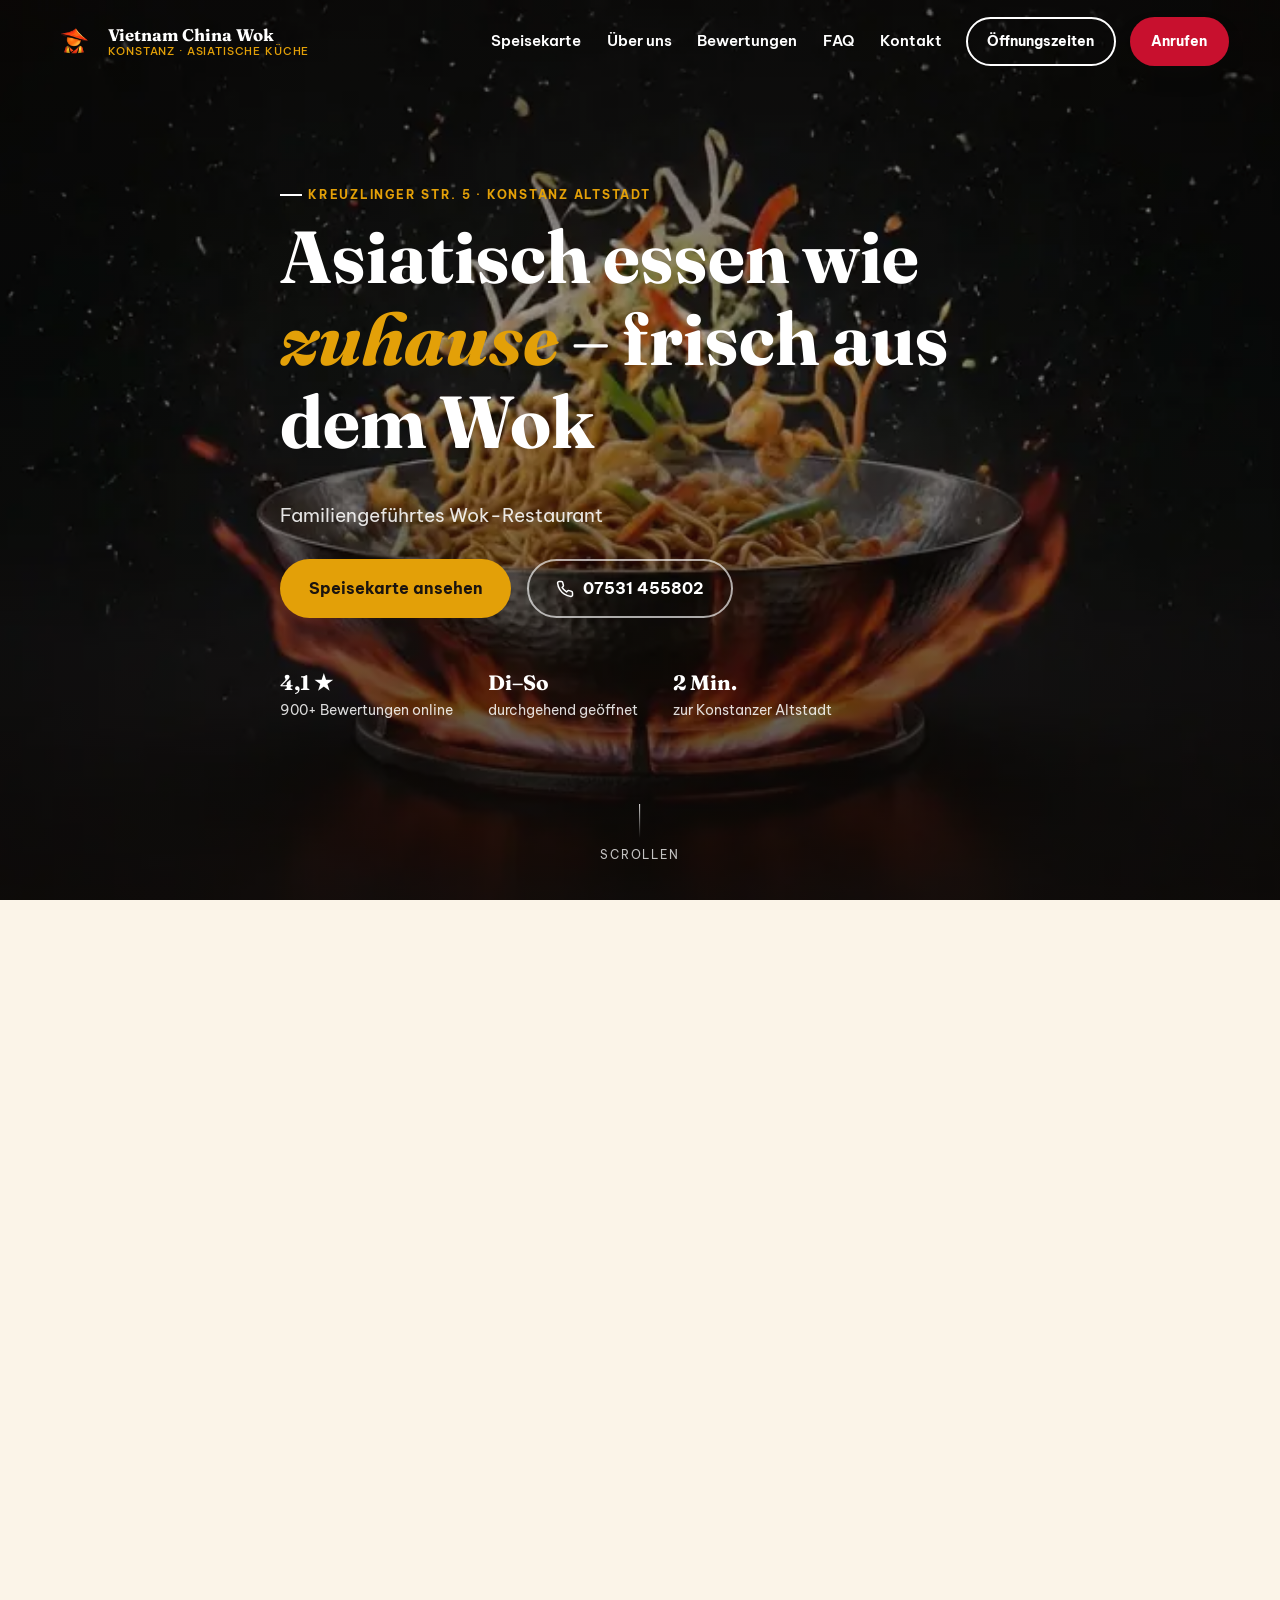
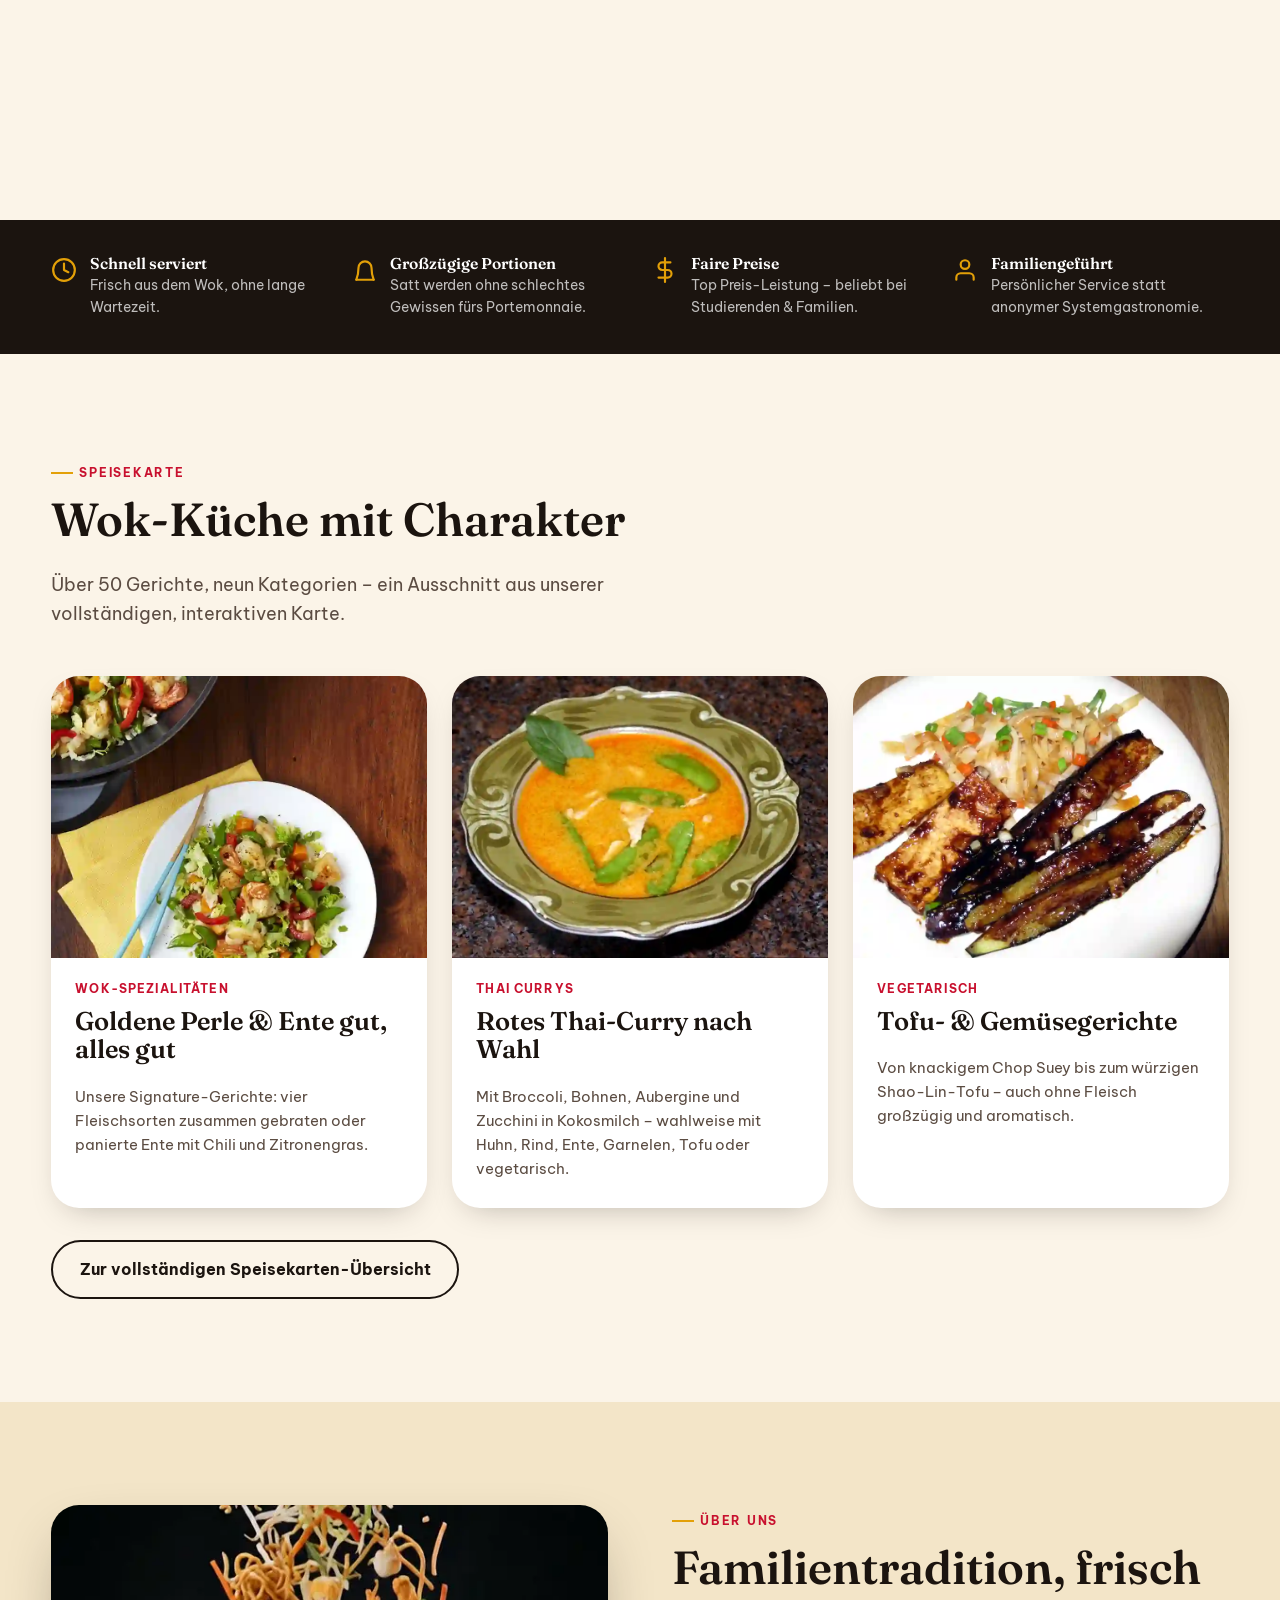
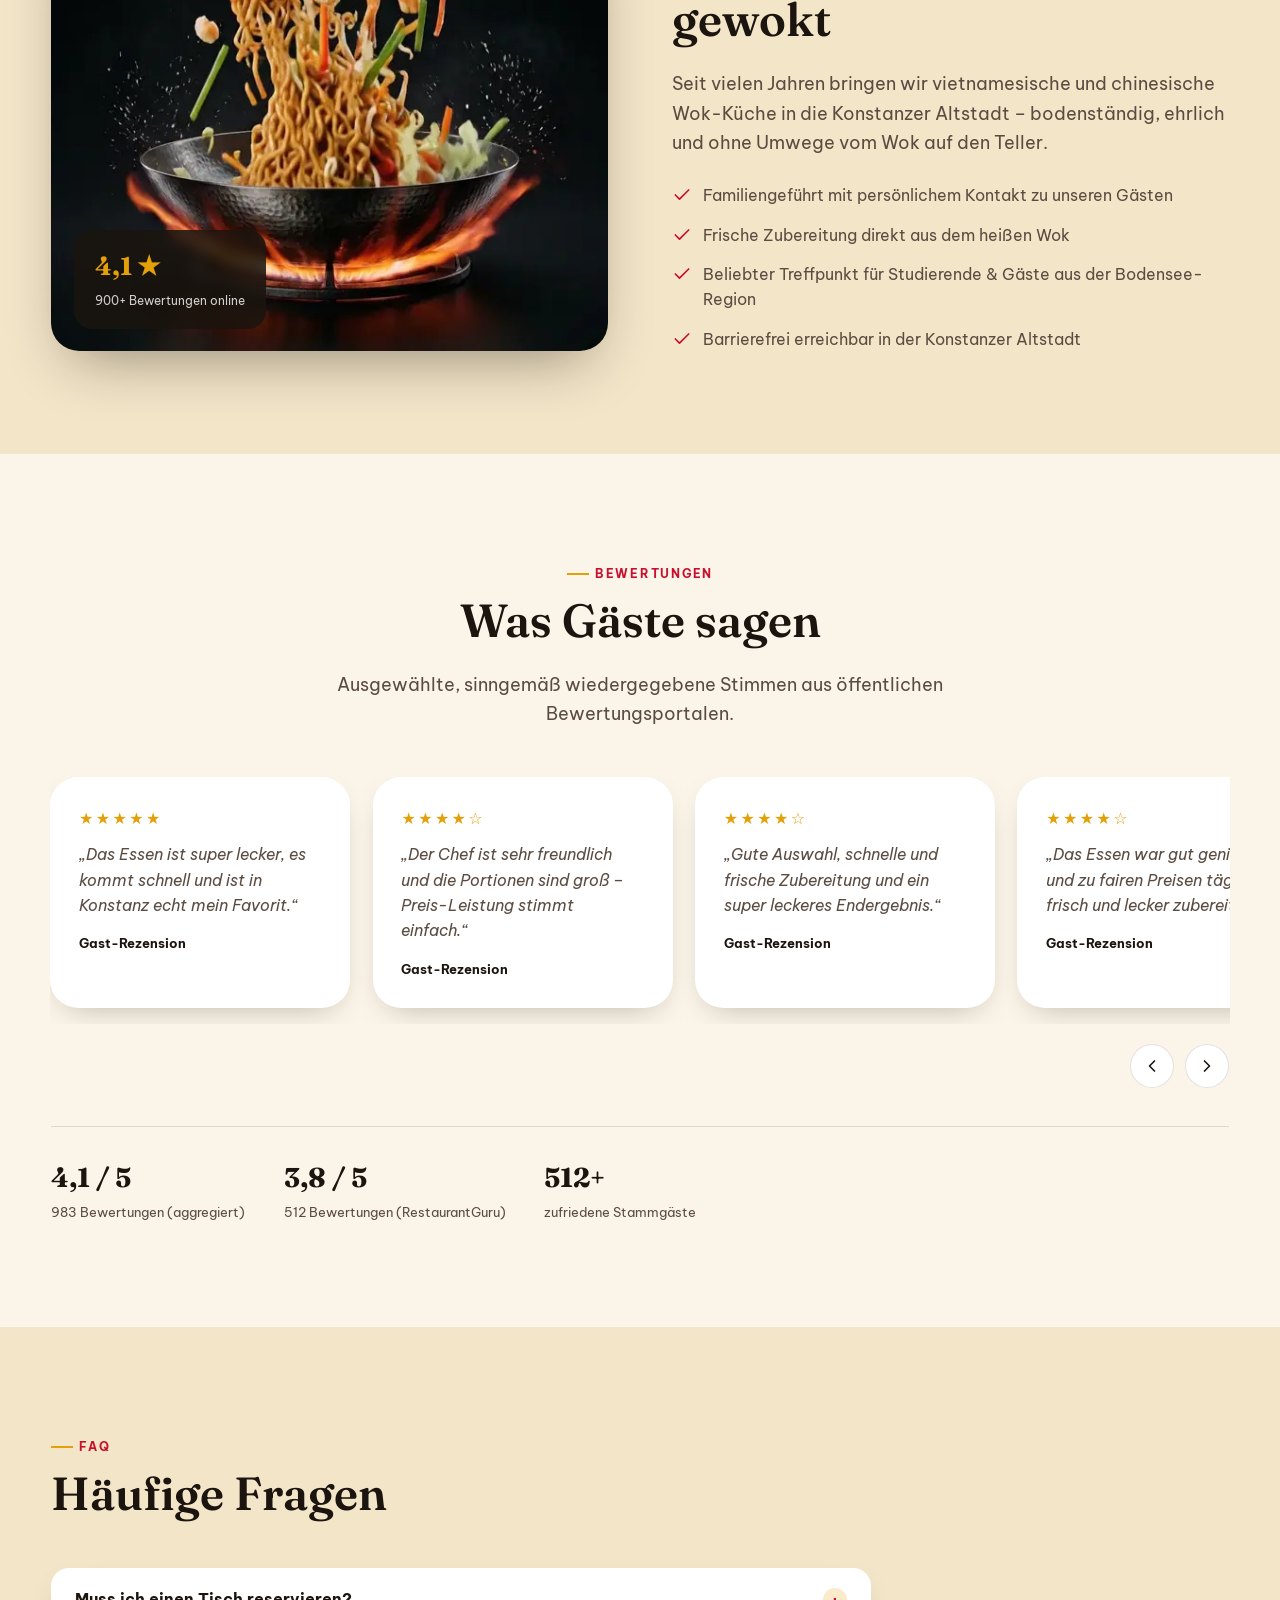
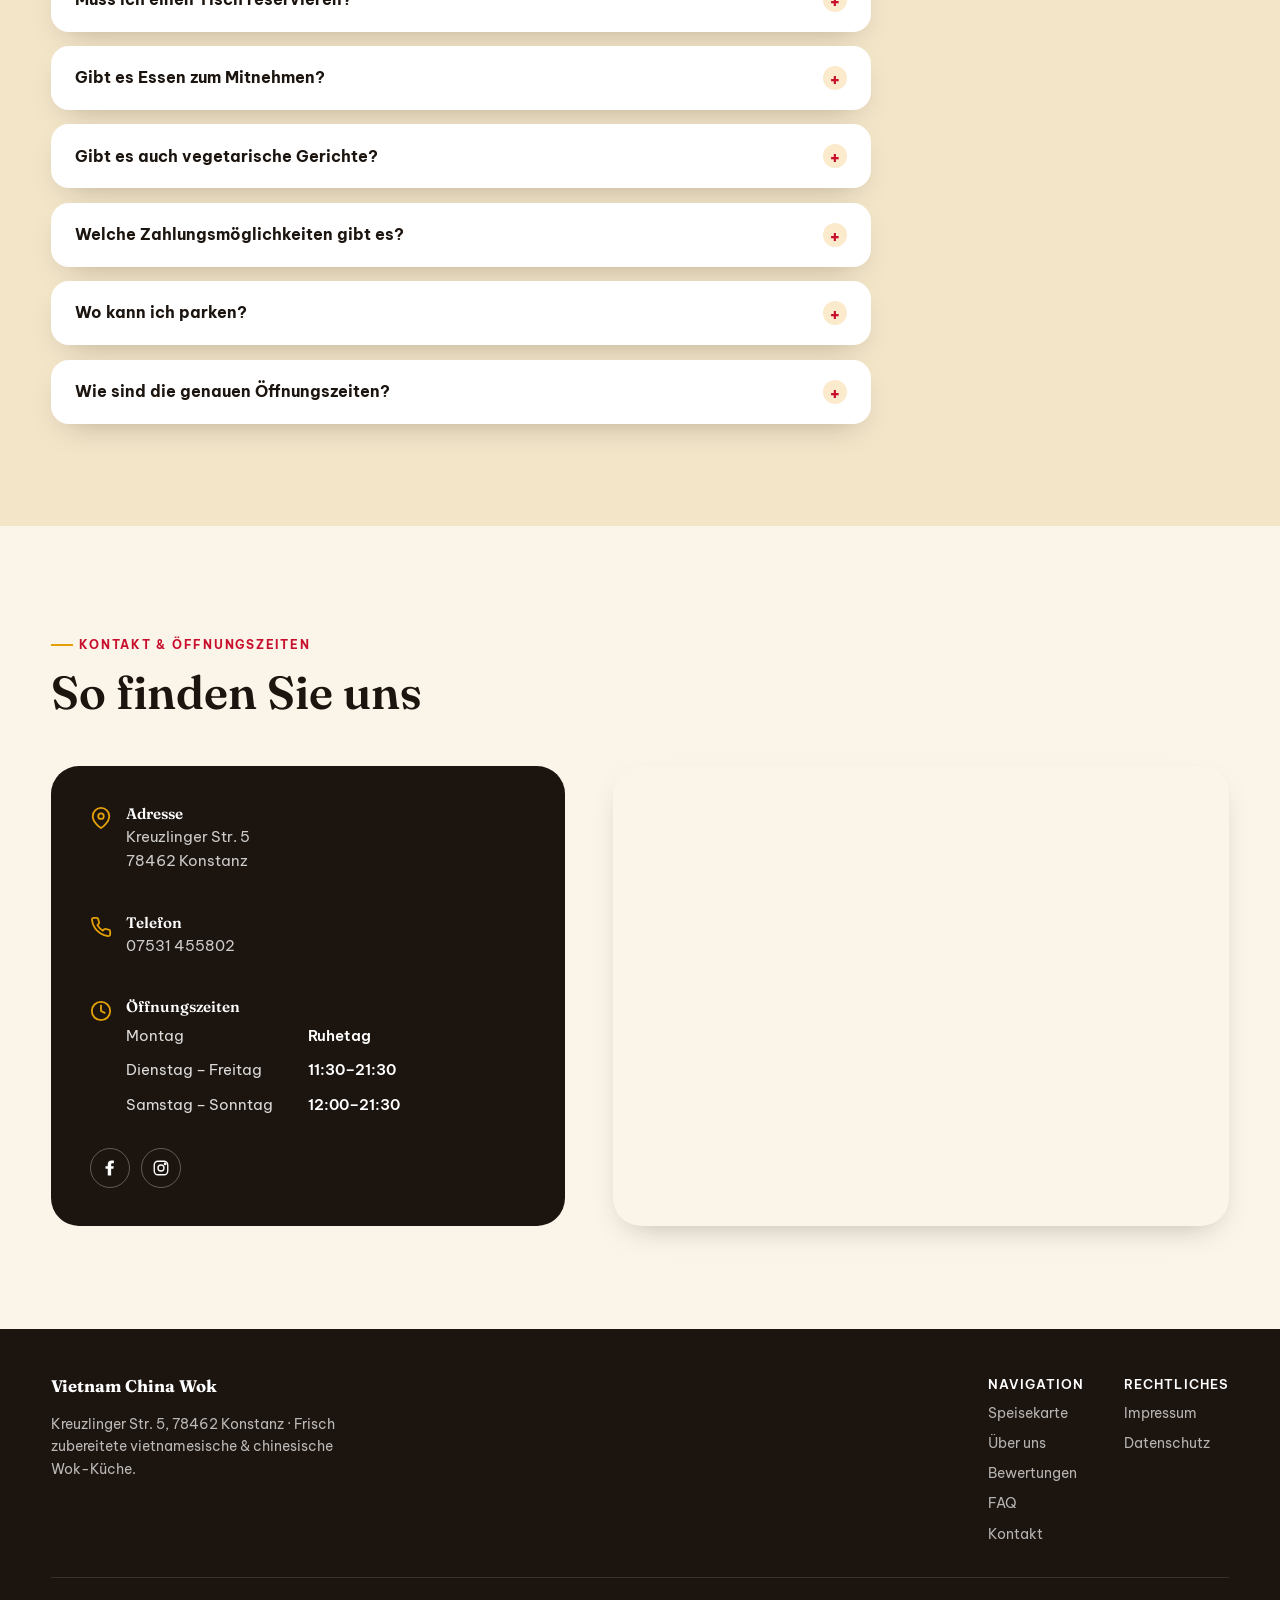
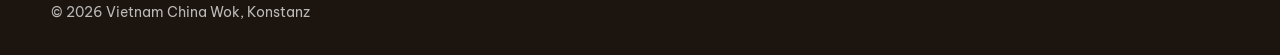
<file: index.html>
<!doctype html>
<html lang="de">
<head>
<meta charset="UTF-8">
<meta name="viewport" content="width=device-width, initial-scale=1">
<title>Vietnam China Wok Konstanz – Frisch aus dem Wok in der Altstadt</title>
<meta name="description" content="Vietnam China Wok in Konstanz: frisch zubereitete vietnamesische & chinesische Wok-Küche, große Portionen, faire Preise. Kreuzlinger Str. 5, Konstanz Altstadt.">
<link rel="canonical" href="https://vietnam-china-wok.aurora-innovations.de/">
<meta property="og:type" content="restaurant.restaurant">
<meta property="og:title" content="Vietnam China Wok Konstanz – Frisch aus dem Wok">
<meta property="og:description" content="Vietnamesische & chinesische Wok-Küche in der Konstanzer Altstadt. Frisch, schnell, große Portionen.">
<meta property="og:image" content="https://vietnam-china-wok.aurora-innovations.de/assets/hero-frames/desktop/f_0170.webp">
<meta property="og:url" content="https://vietnam-china-wok.aurora-innovations.de/">
<meta name="theme-color" content="#1B140F">
<link rel="icon" href="assets/icons/favicon-64.png" type="image/png">
<link rel="apple-touch-icon" href="assets/icons/apple-touch-icon.png">
<link rel="preconnect" href="https://fonts.googleapis.com">
<link rel="preconnect" href="https://fonts.gstatic.com" crossorigin>
<link href="https://fonts.googleapis.com/css2?family=Be+Vietnam+Pro:wght@400;500;600;700&family=Fraunces:ital,wght@0,600;0,700;1,600&display=swap" rel="stylesheet">
<link rel="stylesheet" href="css/styles.css">
<link rel="preload" as="image" href="assets/hero-frames/desktop/f_0001.webp">
<script type="application/ld+json">
{
  "@context": "https://schema.org",
  "@type": "Restaurant",
  "name": "Vietnam China Wok",
  "servesCuisine": ["Vietnamese", "Chinese", "Asian"],
  "priceRange": "€€",
  "telephone": "+49 7531 455802",
  "address": {
    "@type": "PostalAddress",
    "streetAddress": "Kreuzlinger Str. 5",
    "addressLocality": "Konstanz",
    "postalCode": "78462",
    "addressCountry": "DE"
  },
  "openingHoursSpecification": [
    { "@type": "OpeningHoursSpecification", "dayOfWeek": ["Tuesday","Wednesday","Thursday","Friday"], "opens": "11:30", "closes": "21:30" },
    { "@type": "OpeningHoursSpecification", "dayOfWeek": ["Saturday","Sunday"], "opens": "12:00", "closes": "21:30" }
  ],
  "aggregateRating": {
    "@type": "AggregateRating",
    "ratingValue": "4.1",
    "reviewCount": "983"
  }
}
</script>
</head>
<body>
<a class="skip-link" href="#main">Zum Inhalt springen</a>

<header class="site-header">
  <div class="container">
    <a class="brand" href="#main">
      <img class="brand-mark" src="assets/icons/logo.webp" alt="" width="46" height="46">
      <span class="brand-name">Vietnam China Wok<span>Konstanz · Asiatische Küche</span></span>
    </a>

    <nav class="nav" id="primary-nav" data-open="false" aria-label="Hauptnavigation">
      <a href="speisekarte.html">Speisekarte</a>
      <a href="#ueber-uns">Über uns</a>
      <a href="#bewertungen">Bewertungen</a>
      <a href="#faq">FAQ</a>
      <a href="#kontakt">Kontakt</a>
    </nav>

    <div class="header-cta">
      <a class="btn btn--ghost" href="#kontakt"><span class="long">Öffnungszeiten</span><span class="visually-hidden"> anzeigen</span></a>
      <a class="btn" href="tel:+497531455802">Anrufen</a>
      <button class="nav-toggle" id="nav-toggle" aria-expanded="false" aria-controls="primary-nav" aria-label="Menü öffnen">
        <svg viewBox="0 0 24 24" fill="none" stroke="currentColor" stroke-width="2" stroke-linecap="round"><path d="M3 6h18M3 12h18M3 18h18"/></svg>
      </button>
    </div>
  </div>
</header>

<main id="main">

  <!-- HERO ============================================================ -->
  <section class="hero-wrapper" aria-label="Willkommen">
    <div class="hero-sticky">
      <div class="hero-bg" aria-hidden="true">
        <img id="hero-poster" class="hero-poster" src="assets/hero-frames/desktop/f_0001.webp" alt="" width="840" height="473">
        <canvas id="hero-canvas" hidden></canvas>
      </div>

      <div class="hero-content">
        <p class="eyebrow">Kreuzlinger Str. 5 · Konstanz Altstadt</p>
        <h1>Asiatisch essen wie <em>zuhause</em> – frisch aus dem Wok</h1>
        <p class="hero-lede">Familiengeführtes Wok-Restaurant</p>
        <div class="hero-actions">
          <a class="btn btn--on-dark" href="speisekarte.html">Speisekarte ansehen</a>
          <a class="btn btn--ghost-on-dark" href="tel:+497531455802">
            <svg width="18" height="18" viewBox="0 0 24 24" fill="none" stroke="currentColor" stroke-width="2" stroke-linecap="round" stroke-linejoin="round" aria-hidden="true"><path d="M22 16.92v3a2 2 0 0 1-2.18 2 19.79 19.79 0 0 1-8.63-3.07 19.5 19.5 0 0 1-6-6 19.79 19.79 0 0 1-3.07-8.67A2 2 0 0 1 4.11 2h3a2 2 0 0 1 2 1.72c.127.96.361 1.903.7 2.81a2 2 0 0 1-.45 2.11L8.09 9.91a16 16 0 0 0 6 6l1.27-1.27a2 2 0 0 1 2.11-.45c.907.339 1.85.573 2.81.7A2 2 0 0 1 22 16.92z"/></svg>
            07531 455802
          </a>
        </div>
        <div class="hero-meta">
          <div><strong>4,1&nbsp;★</strong>900+ Bewertungen online</div>
          <div><strong>Di–So</strong>durchgehend geöffnet</div>
          <div><strong>2 Min.</strong>zur Konstanzer Altstadt</div>
        </div>
      </div>

      <div class="scroll-cue" aria-hidden="true"><span class="stick"></span>Scrollen</div>
    </div>
  </section>

  <!-- USP STRIP ======================================================= -->
  <div class="usp-strip">
    <div class="container">
      <div class="usp-item">
        <svg viewBox="0 0 24 24" fill="none" stroke="currentColor" stroke-width="2" stroke-linecap="round" stroke-linejoin="round"><circle cx="12" cy="12" r="10"/><path d="M12 6v6l4 2"/></svg>
        <div><h3>Schnell serviert</h3><p>Frisch aus dem Wok, ohne lange Wartezeit.</p></div>
      </div>
      <div class="usp-item">
        <svg viewBox="0 0 24 24" fill="none" stroke="currentColor" stroke-width="2" stroke-linecap="round" stroke-linejoin="round"><path d="M4 21c1.5-4 2-8 2-11a6 6 0 0 1 12 0c0 3 .5 7 2 11"/><path d="M4 21h16"/></svg>
        <div><h3>Großzügige Portionen</h3><p>Satt werden ohne schlechtes Gewissen fürs Portemonnaie.</p></div>
      </div>
      <div class="usp-item">
        <svg viewBox="0 0 24 24" fill="none" stroke="currentColor" stroke-width="2" stroke-linecap="round" stroke-linejoin="round"><path d="M12 1v22M17 5H9.5a3.5 3.5 0 0 0 0 7h5a3.5 3.5 0 0 1 0 7H6"/></svg>
        <div><h3>Faire Preise</h3><p>Top Preis-Leistung – beliebt bei Studierenden &amp; Familien.</p></div>
      </div>
      <div class="usp-item">
        <svg viewBox="0 0 24 24" fill="none" stroke="currentColor" stroke-width="2" stroke-linecap="round" stroke-linejoin="round"><path d="M20 21v-2a4 4 0 0 0-4-4H8a4 4 0 0 0-4 4v2"/><circle cx="12" cy="7" r="4"/></svg>
        <div><h3>Familiengeführt</h3><p>Persönlicher Service statt anonymer Systemgastronomie.</p></div>
      </div>
    </div>
  </div>

  <!-- SPEISEKARTE HIGHLIGHTS ========================================= -->
  <section class="section" id="speisekarte-highlights">
    <div class="container">
      <div class="section-head">
        <p class="eyebrow">Speisekarte</p>
        <h2>Wok-Küche mit Charakter</h2>
        <p class="lede">Über 50 Gerichte, neun Kategorien – ein Ausschnitt aus unserer vollständigen, interaktiven Karte.</p>
      </div>

      <div class="menu-grid">
        <article class="menu-card">
          <figure>
            <img src="assets/images/dish-wok-special.webp" alt="Wok-Gericht mit Garnelen und frischem Gemüse" loading="lazy" width="900" height="675">
          </figure>
          <div class="menu-card-body">
            <span class="tag">Wok-Spezialitäten</span>
            <h3>Goldene Perle &amp; Ente gut, alles gut</h3>
            <p>Unsere Signature-Gerichte: vier Fleischsorten zusammen gebraten oder panierte Ente mit Chili und Zitronengras.</p>
          </div>
        </article>

        <article class="menu-card">
          <figure>
            <img src="assets/images/dish-thai-curry.webp" alt="Rotes Thai-Curry mit Kokosmilch in einer Schale" loading="lazy" width="900" height="675">
          </figure>
          <div class="menu-card-body">
            <span class="tag">Thai Currys</span>
            <h3>Rotes Thai-Curry nach Wahl</h3>
            <p>Mit Broccoli, Bohnen, Aubergine und Zucchini in Kokosmilch – wahlweise mit Huhn, Rind, Ente, Garnelen, Tofu oder vegetarisch.</p>
          </div>
        </article>

        <article class="menu-card">
          <figure>
            <img src="assets/images/dish-veggie-tofu.webp" alt="Gebratener Tofu mit Gemüse und Nudeln" loading="lazy" width="900" height="675">
          </figure>
          <div class="menu-card-body">
            <span class="tag">Vegetarisch</span>
            <h3>Tofu- &amp; Gemüsegerichte</h3>
            <p>Von knackigem Chop Suey bis zum würzigen Shao-Lin-Tofu – auch ohne Fleisch großzügig und aromatisch.</p>
          </div>
        </article>
      </div>

      <div style="margin-top:2rem;">
        <a class="btn btn--ghost" href="speisekarte.html">Zur vollständigen Speisekarten-Übersicht</a>
      </div>
    </div>
  </section>

  <!-- ÜBER UNS ======================================================== -->
  <section class="section section--alt" id="ueber-uns">
    <div class="container split">
      <div class="split-media">
        <img src="assets/hero-frames/desktop/f_0170.webp" alt="Wok-Nudeln mit Gemüse fliegen in dramatischer Bewegung aus dem flammenden Wok" loading="lazy" width="840" height="473">
        <div class="stat-card"><strong>4,1&nbsp;★</strong><span>900+ Bewertungen online</span></div>
      </div>
      <div>
        <p class="eyebrow">Über uns</p>
        <h2>Familientradition, frisch gewokt</h2>
        <p class="lede">Seit vielen Jahren bringen wir vietnamesische und chinesische Wok-Küche in die Konstanzer Altstadt – bodenständig, ehrlich und ohne Umwege vom Wok auf den Teller.</p>
        <ul class="about-list">
          <li><svg viewBox="0 0 24 24" fill="none" stroke="currentColor" stroke-width="2" stroke-linecap="round" stroke-linejoin="round"><path d="M20 6 9 17l-5-5"/></svg> Familiengeführt mit persönlichem Kontakt zu unseren Gästen</li>
          <li><svg viewBox="0 0 24 24" fill="none" stroke="currentColor" stroke-width="2" stroke-linecap="round" stroke-linejoin="round"><path d="M20 6 9 17l-5-5"/></svg> Frische Zubereitung direkt aus dem heißen Wok</li>
          <li><svg viewBox="0 0 24 24" fill="none" stroke="currentColor" stroke-width="2" stroke-linecap="round" stroke-linejoin="round"><path d="M20 6 9 17l-5-5"/></svg> Beliebter Treffpunkt für Studierende &amp; Gäste aus der Bodensee-Region</li>
          <li><svg viewBox="0 0 24 24" fill="none" stroke="currentColor" stroke-width="2" stroke-linecap="round" stroke-linejoin="round"><path d="M20 6 9 17l-5-5"/></svg> Barrierefrei erreichbar in der Konstanzer Altstadt</li>
        </ul>
      </div>
    </div>
  </section>

  <!-- BEWERTUNGEN ===================================================== -->
  <section class="section" id="bewertungen">
    <div class="container">
      <div class="section-head center">
        <p class="eyebrow">Bewertungen</p>
        <h2>Was Gäste sagen</h2>
        <p class="lede">Ausgewählte, sinngemäß wiedergegebene Stimmen aus öffentlichen Bewertungsportalen.</p>
      </div>

      <div class="testimonial-carousel">
        <div class="testimonial-track" id="testimonial-track">
          <article class="testimonial-card">
            <div class="stars" aria-hidden="true">★★★★★</div>
            <p>„Das Essen ist super lecker, es kommt schnell und ist in Konstanz echt mein Favorit.“</p>
            <footer>Gast-Rezension</footer>
          </article>
          <article class="testimonial-card">
            <div class="stars" aria-hidden="true">★★★★☆</div>
            <p>„Der Chef ist sehr freundlich und die Portionen sind groß – Preis-Leistung stimmt einfach.“</p>
            <footer>Gast-Rezension</footer>
          </article>
          <article class="testimonial-card">
            <div class="stars" aria-hidden="true">★★★★☆</div>
            <p>„Gute Auswahl, schnelle und frische Zubereitung und ein super leckeres Endergebnis.“</p>
            <footer>Gast-Rezension</footer>
          </article>
          <article class="testimonial-card">
            <div class="stars" aria-hidden="true">★★★★☆</div>
            <p>„Das Essen war gut genießbar und zu fairen Preisen täglich frisch und lecker zubereitet.“</p>
            <footer>Gast-Rezension</footer>
          </article>
          <article class="testimonial-card">
            <div class="stars" aria-hidden="true">★★★★★</div>
            <p>„Eine freundliche Bedienung nahm die Bestellung direkt am Tisch auf.“</p>
            <footer>Gast-Rezension</footer>
          </article>
          <article class="testimonial-card">
            <div class="stars" aria-hidden="true">★★★★★</div>
            <p>„Nettes Personal, super feines Essen – Preis-Leistung unschlagbar.“</p>
            <footer>Gast-Rezension</footer>
          </article>
          <article class="testimonial-card">
            <div class="stars" aria-hidden="true">★★★★☆</div>
            <p>„Highly recommended for super cheap but good food.“</p>
            <footer>Gast-Rezension</footer>
          </article>
          <article class="testimonial-card">
            <div class="stars" aria-hidden="true">★★★★☆</div>
            <p>„Wok vietnamesisch, gutes Essen bei rauhem Charme.“</p>
            <footer>Gast-Rezension</footer>
          </article>
        </div>
        <div class="carousel-controls">
          <button type="button" class="carousel-btn" data-dir="-1" aria-label="Vorherige Bewertungen">
            <svg viewBox="0 0 24 24" fill="none" stroke="currentColor" stroke-width="2" stroke-linecap="round" stroke-linejoin="round"><path d="m15 18-6-6 6-6"/></svg>
          </button>
          <button type="button" class="carousel-btn" data-dir="1" aria-label="Nächste Bewertungen">
            <svg viewBox="0 0 24 24" fill="none" stroke="currentColor" stroke-width="2" stroke-linecap="round" stroke-linejoin="round"><path d="m9 18 6-6-6-6"/></svg>
          </button>
        </div>
      </div>

      <div class="rating-banner">
        <div class="rb-item"><strong>4,1 / 5</strong><span>983 Bewertungen (aggregiert)</span></div>
        <div class="rb-item"><strong>3,8 / 5</strong><span>512 Bewertungen (RestaurantGuru)</span></div>
        <div class="rb-item"><strong>512+</strong><span>zufriedene Stammgäste</span></div>
      </div>
    </div>
  </section>

  <!-- FAQ ============================================================= -->
  <section class="section section--alt" id="faq">
    <div class="container">
      <div class="section-head">
        <p class="eyebrow">FAQ</p>
        <h2>Häufige Fragen</h2>
      </div>

      <div class="faq-list">
        <details class="faq-item">
          <summary>Muss ich einen Tisch reservieren?<span class="plus" aria-hidden="true">+</span></summary>
          <div class="faq-answer">In der Regel ist keine Reservierung nötig. Für größere Gruppen empfehlen wir eine kurze telefonische Rückfrage unter 07531 455802.</div>
        </details>
        <details class="faq-item">
          <summary>Gibt es Essen zum Mitnehmen?<span class="plus" aria-hidden="true">+</span></summary>
          <div class="faq-answer">Ja, viele Gerichte eignen sich hervorragend zum Mitnehmen – ideal für die Mittagspause oder unterwegs.</div>
        </details>
        <details class="faq-item">
          <summary>Gibt es auch vegetarische Gerichte?<span class="plus" aria-hidden="true">+</span></summary>
          <div class="faq-answer">Neben Fleisch- und Meeresfrüchte-Gerichten stehen auch Gemüse- und Nudelvarianten auf der Karte. Fragen Sie gerne bei der Bestellung nach der aktuellen vegetarischen Auswahl.</div>
        </details>
        <details class="faq-item">
          <summary>Welche Zahlungsmöglichkeiten gibt es?<span class="plus" aria-hidden="true">+</span></summary>
          <div class="faq-answer">Die akzeptierten Zahlungsmethoden können variieren – bitte fragen Sie vorab kurz telefonisch nach, falls Sie z.B. auf Kartenzahlung angewiesen sind.</div>
        </details>
        <details class="faq-item">
          <summary>Wo kann ich parken?<span class="plus" aria-hidden="true">+</span></summary>
          <div class="faq-answer">Das Restaurant liegt in der Konstanzer Altstadt nahe der Fußgängerzone; in der Umgebung stehen öffentliche Parkmöglichkeiten zur Verfügung.</div>
        </details>
        <details class="faq-item">
          <summary>Wie sind die genauen Öffnungszeiten?<span class="plus" aria-hidden="true">+</span></summary>
          <div class="faq-answer">Unsere Standardzeiten finden Sie weiter unten im Kontaktbereich. Da Öffnungszeiten sich kurzfristig ändern können, empfehlen wir bei wichtigen Anlässen eine kurze telefonische Bestätigung.</div>
        </details>
      </div>
    </div>
  </section>

  <!-- KONTAKT ========================================================= -->
  <section class="section" id="kontakt">
    <div class="container">
      <div class="section-head">
        <p class="eyebrow">Kontakt &amp; Öffnungszeiten</p>
        <h2>So finden Sie uns</h2>
      </div>

      <div class="contact-grid">
        <div class="contact-card">
          <div class="contact-row">
            <svg viewBox="0 0 24 24" fill="none" stroke="currentColor" stroke-width="2" stroke-linecap="round" stroke-linejoin="round"><path d="M21 10c0 7-9 13-9 13s-9-6-9-13a9 9 0 0 1 18 0Z"/><circle cx="12" cy="10" r="3"/></svg>
            <div><h3>Adresse</h3><p>Kreuzlinger Str. 5<br>78462 Konstanz</p></div>
          </div>
          <div class="contact-row">
            <svg viewBox="0 0 24 24" fill="none" stroke="currentColor" stroke-width="2" stroke-linecap="round" stroke-linejoin="round"><path d="M22 16.92v3a2 2 0 0 1-2.18 2 19.79 19.79 0 0 1-8.63-3.07 19.5 19.5 0 0 1-6-6 19.79 19.79 0 0 1-3.07-8.67A2 2 0 0 1 4.11 2h3a2 2 0 0 1 2 1.72c.127.96.361 1.903.7 2.81a2 2 0 0 1-.45 2.11L8.09 9.91a16 16 0 0 0 6 6l1.27-1.27a2 2 0 0 1 2.11-.45c.907.339 1.85.573 2.81.7A2 2 0 0 1 22 16.92z"/></svg>
            <div><h3>Telefon</h3><p><a href="tel:+497531455802">07531 455802</a></p></div>
          </div>
          <div class="contact-row">
            <svg viewBox="0 0 24 24" fill="none" stroke="currentColor" stroke-width="2" stroke-linecap="round" stroke-linejoin="round"><circle cx="12" cy="12" r="10"/><path d="M12 6v6l4 2"/></svg>
            <div>
              <h3>Öffnungszeiten</h3>
              <table class="hours-table">
                <tr><td>Montag</td><td>Ruhetag</td></tr>
                <tr><td>Dienstag – Freitag</td><td>11:30–21:30</td></tr>
                <tr><td>Samstag – Sonntag</td><td>12:00–21:30</td></tr>
              </table>
            </div>
          </div>

          <div class="social-row" aria-label="Social Media">
            <a href="https://www.facebook.com/pages/Vietnam-China-Wok/198496013502388" target="_blank" rel="noopener noreferrer" aria-label="Facebook (öffnet in neuem Tab)">
              <svg viewBox="0 0 24 24" fill="currentColor"><path d="M13.5 22v-9h3l.5-3.5h-3.5V7.3c0-1 .3-1.8 1.8-1.8h1.9V2.2C16.9 2.1 15.6 2 14.1 2 11 2 9 3.9 9 7v2.5H6V13h3v9h4.5Z"/></svg>
            </a>
            <a href="https://www.instagram.com/explore/locations/512053387/vietnam-china-wok/" target="_blank" rel="noopener noreferrer" aria-label="Instagram (öffnet in neuem Tab)">
              <svg viewBox="0 0 24 24" fill="none" stroke="currentColor" stroke-width="1.8"><rect x="3" y="3" width="18" height="18" rx="5"/><circle cx="12" cy="12" r="4"/><circle cx="17.5" cy="6.5" r="1"/></svg>
            </a>
          </div>
        </div>

        <div class="map-frame">
          <iframe
            title="Standort Vietnam China Wok auf Google Maps"
            src="https://www.google.com/maps?q=Vietnam+China+Wok,+Kreuzlinger+Str.+5,+78462+Konstanz&output=embed"
            loading="lazy"
            referrerpolicy="no-referrer-when-downgrade"
            allowfullscreen>
          </iframe>
          <!-- Für eine individuell gestylte Karte kann hier alternativ die Google Maps JavaScript API
               mit eigenem API-Key eingebunden werden: PLATZHALTER_GOOGLE_MAPS_API_KEY -->
        </div>
      </div>
    </div>
  </section>

</main>

<footer class="site-footer">
  <div class="container">
    <div class="footer-grid">
      <div class="footer-brand">
        <p class="brand-name">Vietnam China Wok</p>
        <p>Kreuzlinger Str. 5, 78462 Konstanz &middot; Frisch zubereitete vietnamesische &amp; chinesische Wok-Küche.</p>
      </div>
      <div class="footer-links">
        <div>
          <h4>Navigation</h4>
          <ul>
            <li><a href="speisekarte.html">Speisekarte</a></li>
            <li><a href="#ueber-uns">Über uns</a></li>
            <li><a href="#bewertungen">Bewertungen</a></li>
            <li><a href="#faq">FAQ</a></li>
            <li><a href="#kontakt">Kontakt</a></li>
          </ul>
        </div>
        <div>
          <h4>Rechtliches</h4>
          <ul>
            <li><a href="impressum.html">Impressum</a></li>
            <li><a href="datenschutz.html">Datenschutz</a></li>
          </ul>
        </div>
      </div>
    </div>
    <div class="footer-bottom">
      <span>&copy; <span id="current-year">2026</span> Vietnam China Wok, Konstanz</span>
    </div>
  </div>
</footer>

<script src="js/hero-scroll.js" defer></script>
<script src="js/main.js" defer></script>
</body>
</html>
</file>
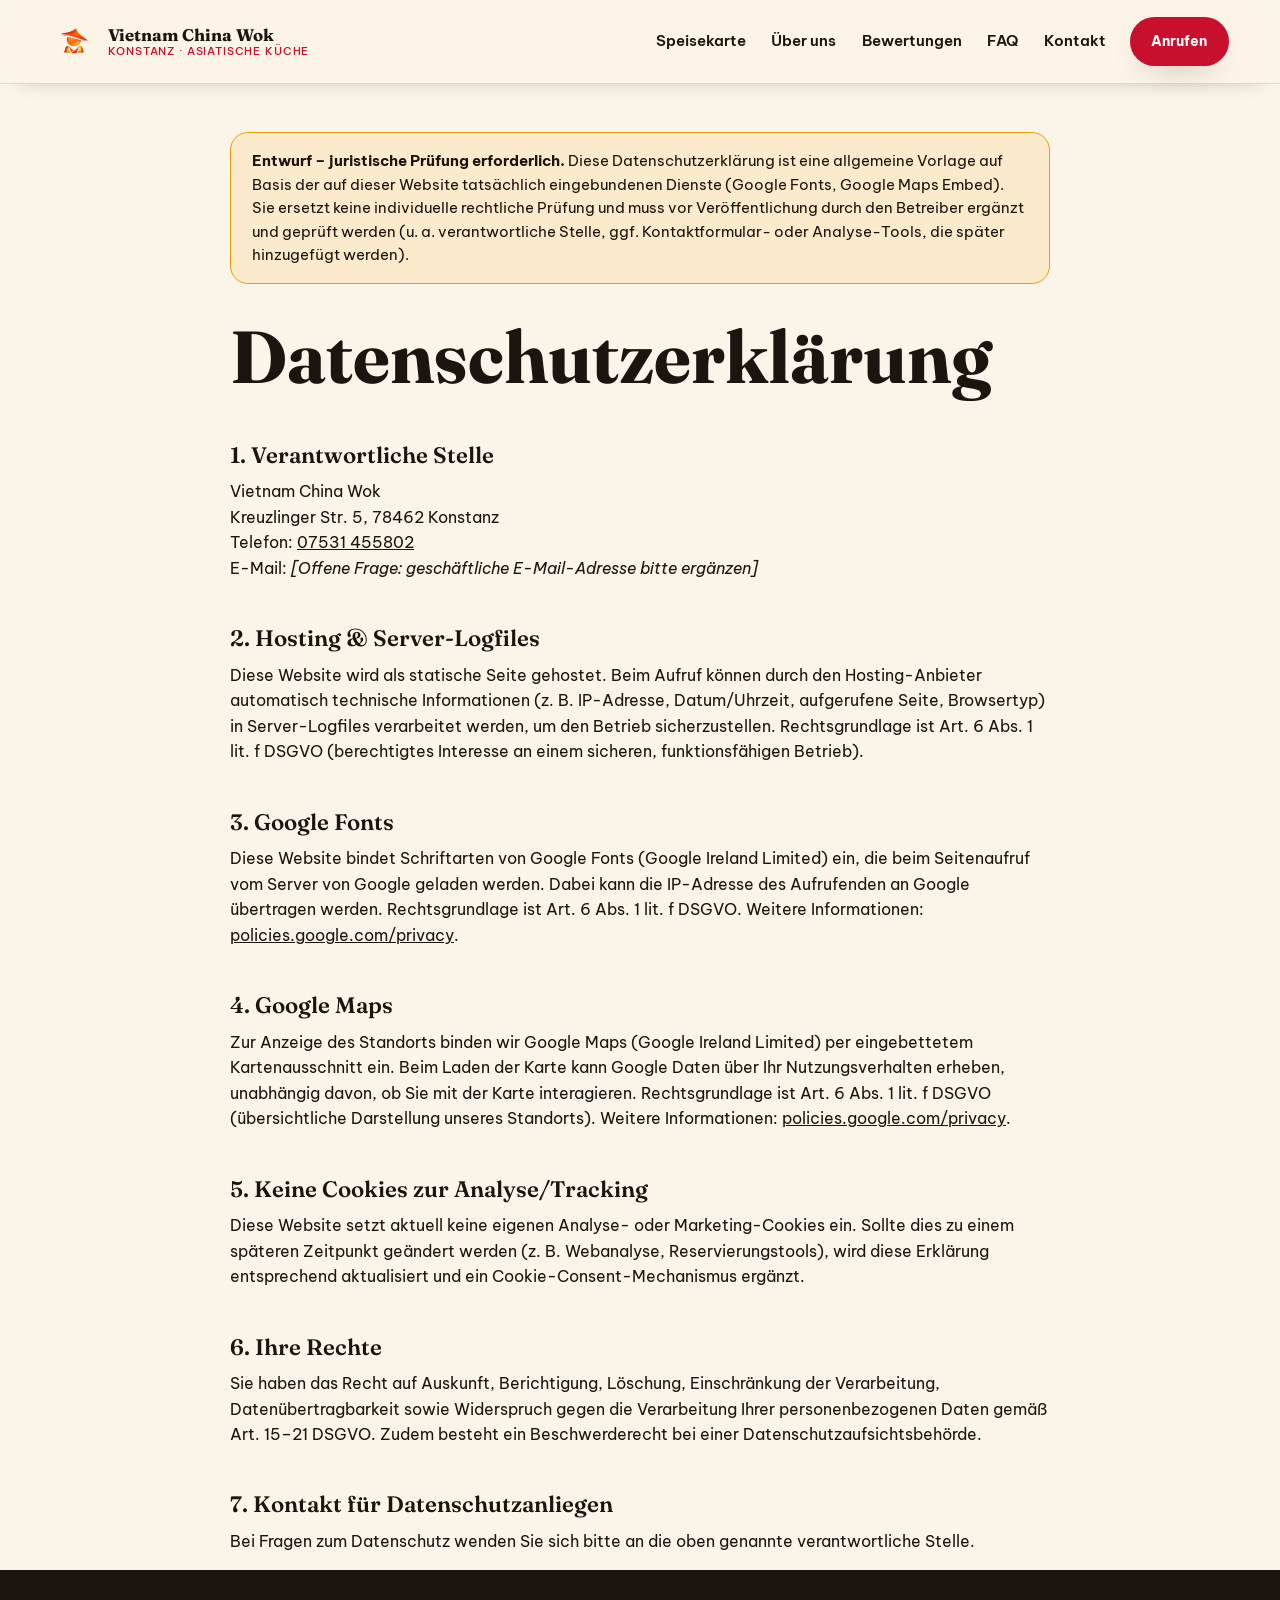
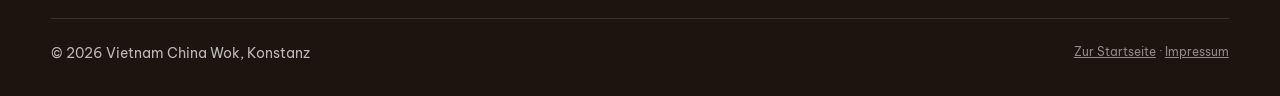
<file: datenschutz.html>
<!doctype html>
<html lang="de">
<head>
<meta charset="UTF-8">
<meta name="viewport" content="width=device-width, initial-scale=1">
<title>Datenschutzerklärung – Vietnam China Wok Konstanz</title>
<meta name="robots" content="noindex, follow">
<link rel="canonical" href="https://vietnam-china-wok.aurora-innovations.de/datenschutz.html">
<link rel="icon" href="assets/icons/favicon-64.png" type="image/png">
<link rel="apple-touch-icon" href="assets/icons/apple-touch-icon.png">
<link rel="preconnect" href="https://fonts.googleapis.com">
<link rel="preconnect" href="https://fonts.gstatic.com" crossorigin>
<link href="https://fonts.googleapis.com/css2?family=Be+Vietnam+Pro:wght@400;500;600;700&family=Fraunces:ital,wght@0,600;0,700;1,600&display=swap" rel="stylesheet">
<link rel="stylesheet" href="css/styles.css">
<!-- ENTWURF – juristische Prüfung erforderlich, bevor diese Seite live geschaltet wird. -->
</head>
<body>
<a class="skip-link" href="#main">Zum Inhalt springen</a>
<header class="site-header site-header--solid">
  <div class="container">
    <a class="brand" href="index.html">
      <img class="brand-mark" src="assets/icons/logo.webp" alt="" width="46" height="46">
      <span class="brand-name">Vietnam China Wok<span>Konstanz · Asiatische Küche</span></span>
    </a>
    <nav class="nav" id="primary-nav" data-open="false" aria-label="Hauptnavigation">
      <a href="index.html#speisekarte-highlights">Speisekarte</a>
      <a href="index.html#ueber-uns">Über uns</a>
      <a href="index.html#bewertungen">Bewertungen</a>
      <a href="index.html#faq">FAQ</a>
      <a href="index.html#kontakt">Kontakt</a>
    </nav>
    <div class="header-cta">
      <a class="btn" href="tel:+497531455802">Anrufen</a>
      <button class="nav-toggle" id="nav-toggle" aria-expanded="false" aria-controls="primary-nav" aria-label="Menü öffnen">
        <svg viewBox="0 0 24 24" fill="none" stroke="currentColor" stroke-width="2" stroke-linecap="round"><path d="M3 6h18M3 12h18M3 18h18"/></svg>
      </button>
    </div>
  </div>
</header>

<main id="main" class="legal-page">
  <div class="container">
    <div class="legal-notice">
      <strong>Entwurf – juristische Prüfung erforderlich.</strong> Diese Datenschutzerklärung ist eine allgemeine Vorlage auf Basis der auf dieser Website tatsächlich eingebundenen Dienste (Google Fonts, Google Maps Embed). Sie ersetzt keine individuelle rechtliche Prüfung und muss vor Veröffentlichung durch den Betreiber ergänzt und geprüft werden (u. a. verantwortliche Stelle, ggf. Kontaktformular- oder Analyse-Tools, die später hinzugefügt werden).
    </div>

    <h1>Datenschutzerklärung</h1>

    <h2>1. Verantwortliche Stelle</h2>
    <p>
      Vietnam China Wok<br>
      Kreuzlinger Str. 5, 78462 Konstanz<br>
      Telefon: <a href="tel:+497531455802">07531 455802</a><br>
      E-Mail: <em>[Offene Frage: geschäftliche E-Mail-Adresse bitte ergänzen]</em>
    </p>

    <h2>2. Hosting &amp; Server-Logfiles</h2>
    <p>Diese Website wird als statische Seite gehostet. Beim Aufruf können durch den Hosting-Anbieter automatisch technische Informationen (z. B. IP-Adresse, Datum/Uhrzeit, aufgerufene Seite, Browsertyp) in Server-Logfiles verarbeitet werden, um den Betrieb sicherzustellen. Rechtsgrundlage ist Art. 6 Abs. 1 lit. f DSGVO (berechtigtes Interesse an einem sicheren, funktionsfähigen Betrieb).</p>

    <h2>3. Google Fonts</h2>
    <p>Diese Website bindet Schriftarten von Google Fonts (Google Ireland Limited) ein, die beim Seitenaufruf vom Server von Google geladen werden. Dabei kann die IP-Adresse des Aufrufenden an Google übertragen werden. Rechtsgrundlage ist Art. 6 Abs. 1 lit. f DSGVO. Weitere Informationen: <a href="https://policies.google.com/privacy" target="_blank" rel="noopener noreferrer">policies.google.com/privacy</a>.</p>

    <h2>4. Google Maps</h2>
    <p>Zur Anzeige des Standorts binden wir Google Maps (Google Ireland Limited) per eingebettetem Kartenausschnitt ein. Beim Laden der Karte kann Google Daten über Ihr Nutzungsverhalten erheben, unabhängig davon, ob Sie mit der Karte interagieren. Rechtsgrundlage ist Art. 6 Abs. 1 lit. f DSGVO (übersichtliche Darstellung unseres Standorts). Weitere Informationen: <a href="https://policies.google.com/privacy" target="_blank" rel="noopener noreferrer">policies.google.com/privacy</a>.</p>

    <h2>5. Keine Cookies zur Analyse/Tracking</h2>
    <p>Diese Website setzt aktuell keine eigenen Analyse- oder Marketing-Cookies ein. Sollte dies zu einem späteren Zeitpunkt geändert werden (z. B. Webanalyse, Reservierungstools), wird diese Erklärung entsprechend aktualisiert und ein Cookie-Consent-Mechanismus ergänzt.</p>

    <h2>6. Ihre Rechte</h2>
    <p>Sie haben das Recht auf Auskunft, Berichtigung, Löschung, Einschränkung der Verarbeitung, Datenübertragbarkeit sowie Widerspruch gegen die Verarbeitung Ihrer personenbezogenen Daten gemäß Art. 15–21 DSGVO. Zudem besteht ein Beschwerderecht bei einer Datenschutzaufsichtsbehörde.</p>

    <h2>7. Kontakt für Datenschutzanliegen</h2>
    <p>Bei Fragen zum Datenschutz wenden Sie sich bitte an die oben genannte verantwortliche Stelle.</p>
  </div>
</main>

<footer class="site-footer">
  <div class="container">
    <div class="footer-bottom">
      <span>&copy; <span id="current-year">2026</span> Vietnam China Wok, Konstanz</span>
      <span class="legal-note"><a href="index.html" style="color:inherit;">Zur Startseite</a> &middot; <a href="impressum.html" style="color:inherit;">Impressum</a></span>
    </div>
  </div>
</footer>
<script src="js/main.js" defer></script>
</body>
</html>
</file>
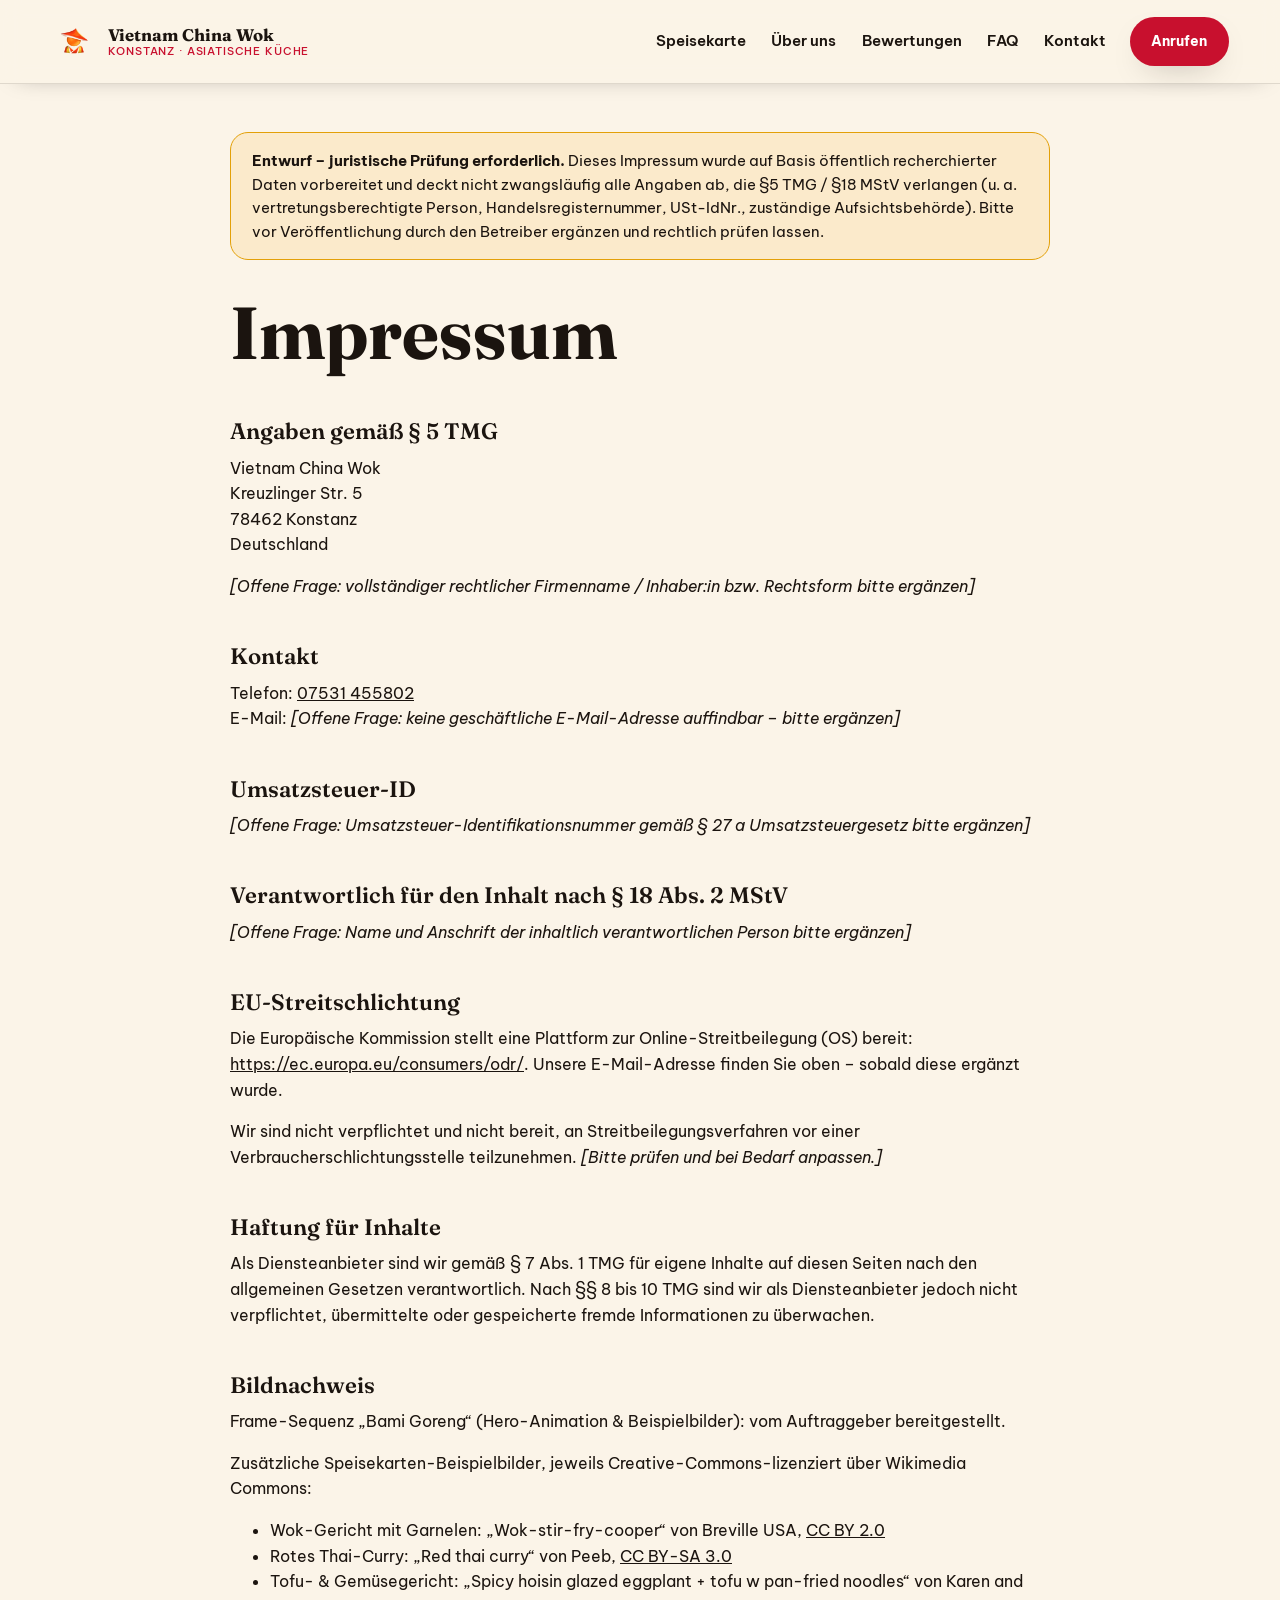
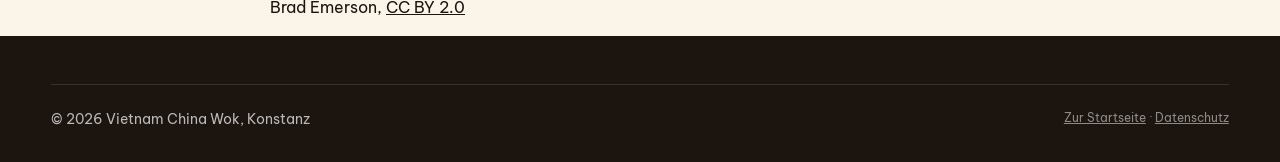
<file: impressum.html>
<!doctype html>
<html lang="de">
<head>
<meta charset="UTF-8">
<meta name="viewport" content="width=device-width, initial-scale=1">
<title>Impressum – Vietnam China Wok Konstanz</title>
<meta name="robots" content="noindex, follow">
<link rel="canonical" href="https://vietnam-china-wok.aurora-innovations.de/impressum.html">
<link rel="icon" href="assets/icons/favicon-64.png" type="image/png">
<link rel="apple-touch-icon" href="assets/icons/apple-touch-icon.png">
<link rel="preconnect" href="https://fonts.googleapis.com">
<link rel="preconnect" href="https://fonts.gstatic.com" crossorigin>
<link href="https://fonts.googleapis.com/css2?family=Be+Vietnam+Pro:wght@400;500;600;700&family=Fraunces:ital,wght@0,600;0,700;1,600&display=swap" rel="stylesheet">
<link rel="stylesheet" href="css/styles.css">
<!-- ENTWURF – juristische Prüfung erforderlich, bevor diese Seite live geschaltet wird. -->
</head>
<body>
<a class="skip-link" href="#main">Zum Inhalt springen</a>
<header class="site-header site-header--solid">
  <div class="container">
    <a class="brand" href="index.html">
      <img class="brand-mark" src="assets/icons/logo.webp" alt="" width="46" height="46">
      <span class="brand-name">Vietnam China Wok<span>Konstanz · Asiatische Küche</span></span>
    </a>
    <nav class="nav" id="primary-nav" data-open="false" aria-label="Hauptnavigation">
      <a href="index.html#speisekarte-highlights">Speisekarte</a>
      <a href="index.html#ueber-uns">Über uns</a>
      <a href="index.html#bewertungen">Bewertungen</a>
      <a href="index.html#faq">FAQ</a>
      <a href="index.html#kontakt">Kontakt</a>
    </nav>
    <div class="header-cta">
      <a class="btn" href="tel:+497531455802">Anrufen</a>
      <button class="nav-toggle" id="nav-toggle" aria-expanded="false" aria-controls="primary-nav" aria-label="Menü öffnen">
        <svg viewBox="0 0 24 24" fill="none" stroke="currentColor" stroke-width="2" stroke-linecap="round"><path d="M3 6h18M3 12h18M3 18h18"/></svg>
      </button>
    </div>
  </div>
</header>

<main id="main" class="legal-page">
  <div class="container">
    <div class="legal-notice">
      <strong>Entwurf – juristische Prüfung erforderlich.</strong> Dieses Impressum wurde auf Basis öffentlich recherchierter Daten vorbereitet und deckt nicht zwangsläufig alle Angaben ab, die §5 TMG / §18 MStV verlangen (u. a. vertretungsberechtigte Person, Handelsregisternummer, USt-IdNr., zuständige Aufsichtsbehörde). Bitte vor Veröffentlichung durch den Betreiber ergänzen und rechtlich prüfen lassen.
    </div>

    <h1>Impressum</h1>

    <h2>Angaben gemäß § 5 TMG</h2>
    <p>
      Vietnam China Wok<br>
      Kreuzlinger Str. 5<br>
      78462 Konstanz<br>
      Deutschland
    </p>
    <p><em>[Offene Frage: vollständiger rechtlicher Firmenname / Inhaber:in bzw. Rechtsform bitte ergänzen]</em></p>

    <h2>Kontakt</h2>
    <p>
      Telefon: <a href="tel:+497531455802">07531 455802</a><br>
      E-Mail: <em>[Offene Frage: keine geschäftliche E-Mail-Adresse auffindbar – bitte ergänzen]</em>
    </p>

    <h2>Umsatzsteuer-ID</h2>
    <p><em>[Offene Frage: Umsatzsteuer-Identifikationsnummer gemäß § 27 a Umsatzsteuergesetz bitte ergänzen]</em></p>

    <h2>Verantwortlich für den Inhalt nach § 18 Abs. 2 MStV</h2>
    <p><em>[Offene Frage: Name und Anschrift der inhaltlich verantwortlichen Person bitte ergänzen]</em></p>

    <h2>EU-Streitschlichtung</h2>
    <p>Die Europäische Kommission stellt eine Plattform zur Online-Streitbeilegung (OS) bereit: <a href="https://ec.europa.eu/consumers/odr/" target="_blank" rel="noopener noreferrer">https://ec.europa.eu/consumers/odr/</a>. Unsere E-Mail-Adresse finden Sie oben – sobald diese ergänzt wurde.</p>
    <p>Wir sind nicht verpflichtet und nicht bereit, an Streitbeilegungsverfahren vor einer Verbraucherschlichtungsstelle teilzunehmen. <em>[Bitte prüfen und bei Bedarf anpassen.]</em></p>

    <h2>Haftung für Inhalte</h2>
    <p>Als Diensteanbieter sind wir gemäß § 7 Abs. 1 TMG für eigene Inhalte auf diesen Seiten nach den allgemeinen Gesetzen verantwortlich. Nach §§ 8 bis 10 TMG sind wir als Diensteanbieter jedoch nicht verpflichtet, übermittelte oder gespeicherte fremde Informationen zu überwachen.</p>

    <h2>Bildnachweis</h2>
    <p>Frame-Sequenz „Bami Goreng“ (Hero-Animation &amp; Beispielbilder): vom Auftraggeber bereitgestellt.</p>
    <p>Zusätzliche Speisekarten-Beispielbilder, jeweils Creative-Commons-lizenziert über Wikimedia Commons:</p>
    <ul>
      <li>Wok-Gericht mit Garnelen: „Wok-stir-fry-cooper“ von Breville USA, <a href="https://creativecommons.org/licenses/by/2.0/" target="_blank" rel="noopener noreferrer">CC BY 2.0</a></li>
      <li>Rotes Thai-Curry: „Red thai curry“ von Peeb, <a href="https://creativecommons.org/licenses/by-sa/3.0/" target="_blank" rel="noopener noreferrer">CC BY-SA 3.0</a></li>
      <li>Tofu- &amp; Gemüsegericht: „Spicy hoisin glazed eggplant + tofu w pan-fried noodles“ von Karen and Brad Emerson, <a href="https://creativecommons.org/licenses/by/2.0/" target="_blank" rel="noopener noreferrer">CC BY 2.0</a></li>
    </ul>
  </div>
</main>

<footer class="site-footer">
  <div class="container">
    <div class="footer-bottom">
      <span>&copy; <span id="current-year">2026</span> Vietnam China Wok, Konstanz</span>
      <span class="legal-note"><a href="index.html" style="color:inherit;">Zur Startseite</a> &middot; <a href="datenschutz.html" style="color:inherit;">Datenschutz</a></span>
    </div>
  </div>
</footer>
<script src="js/main.js" defer></script>
</body>
</html>
</file>
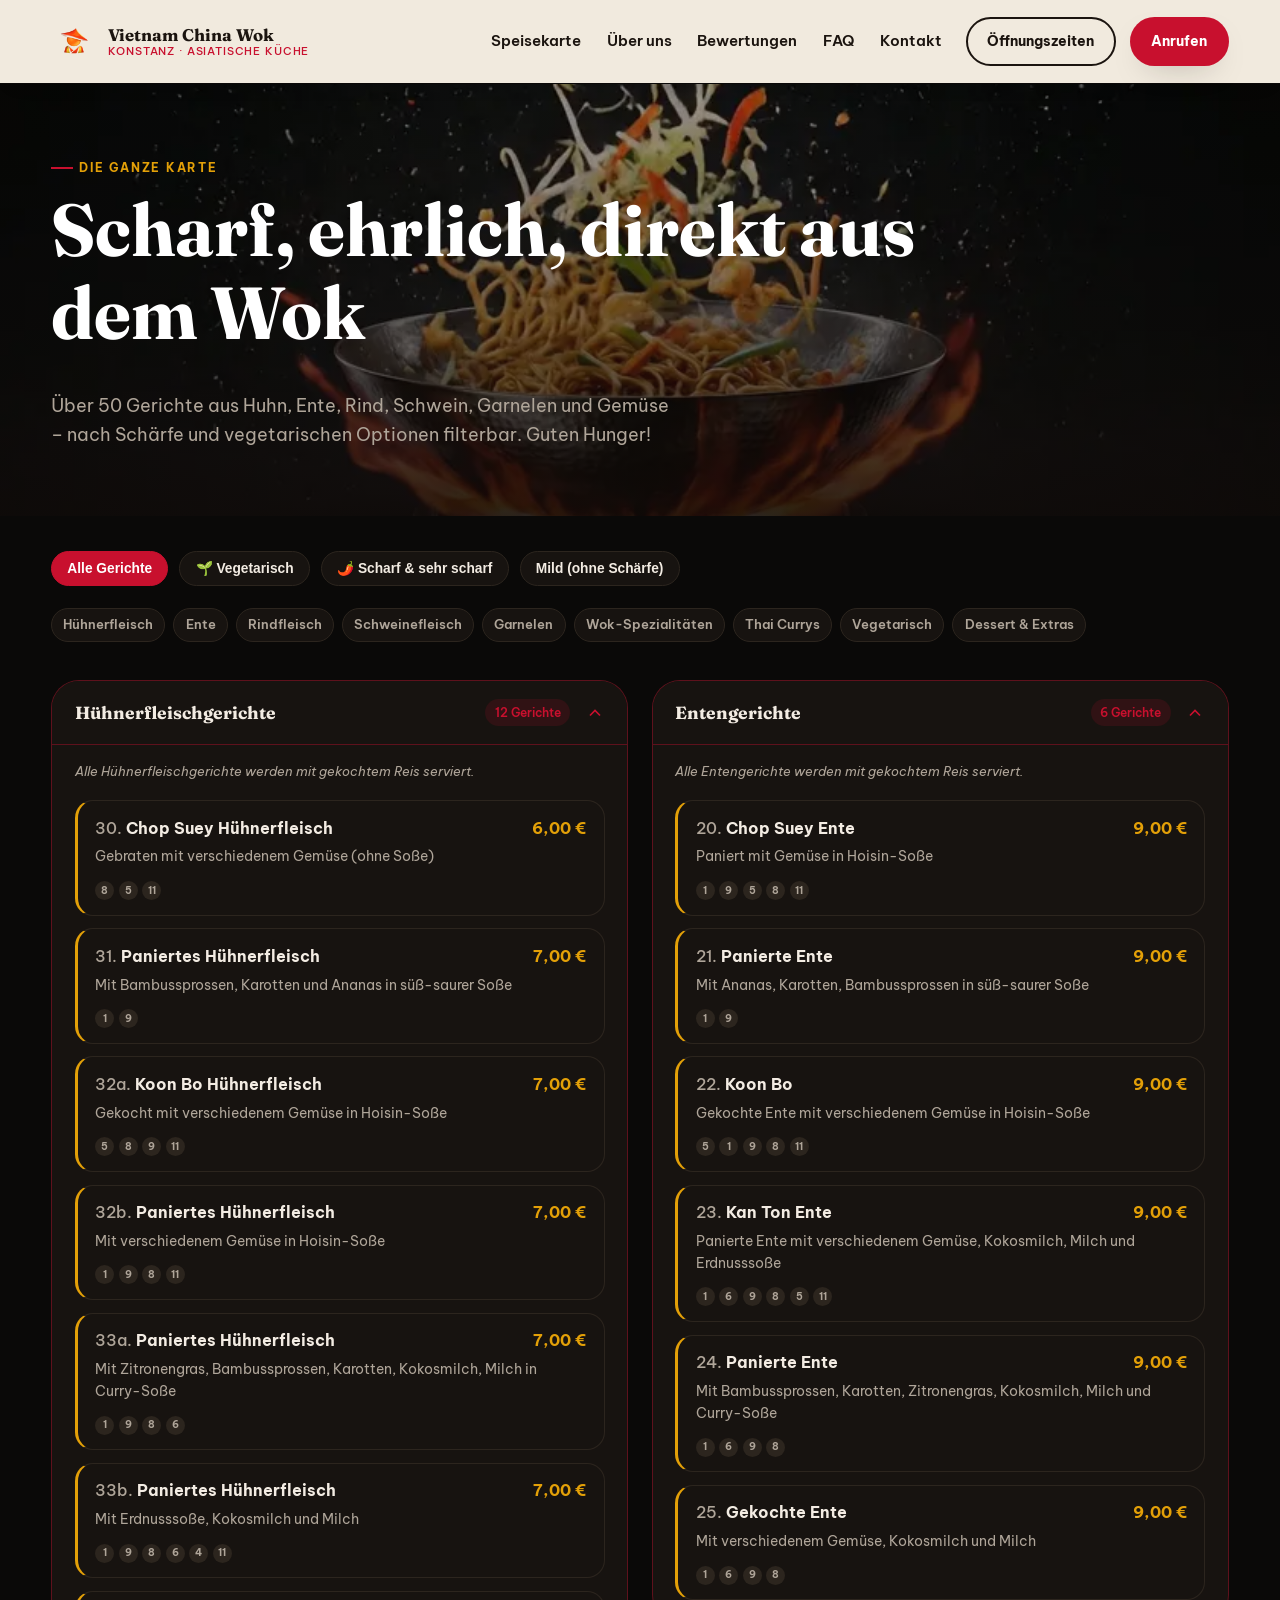
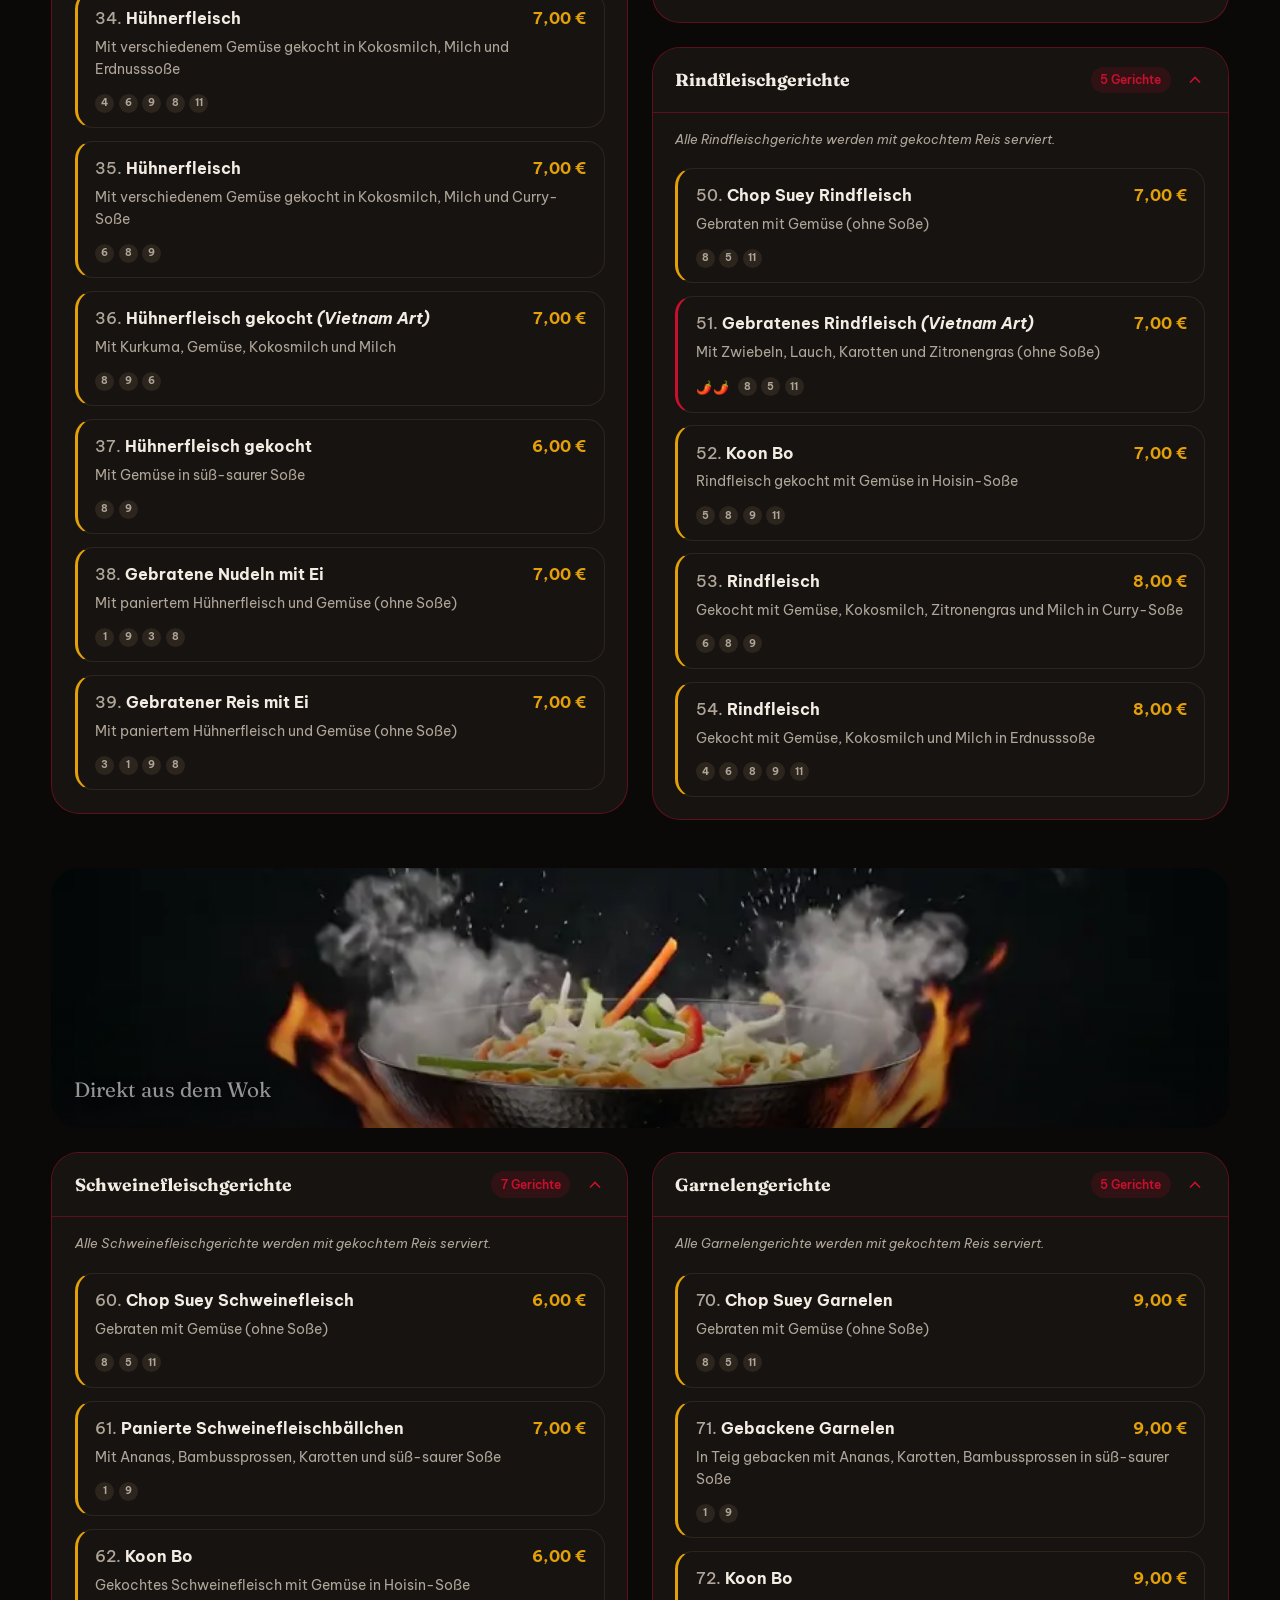
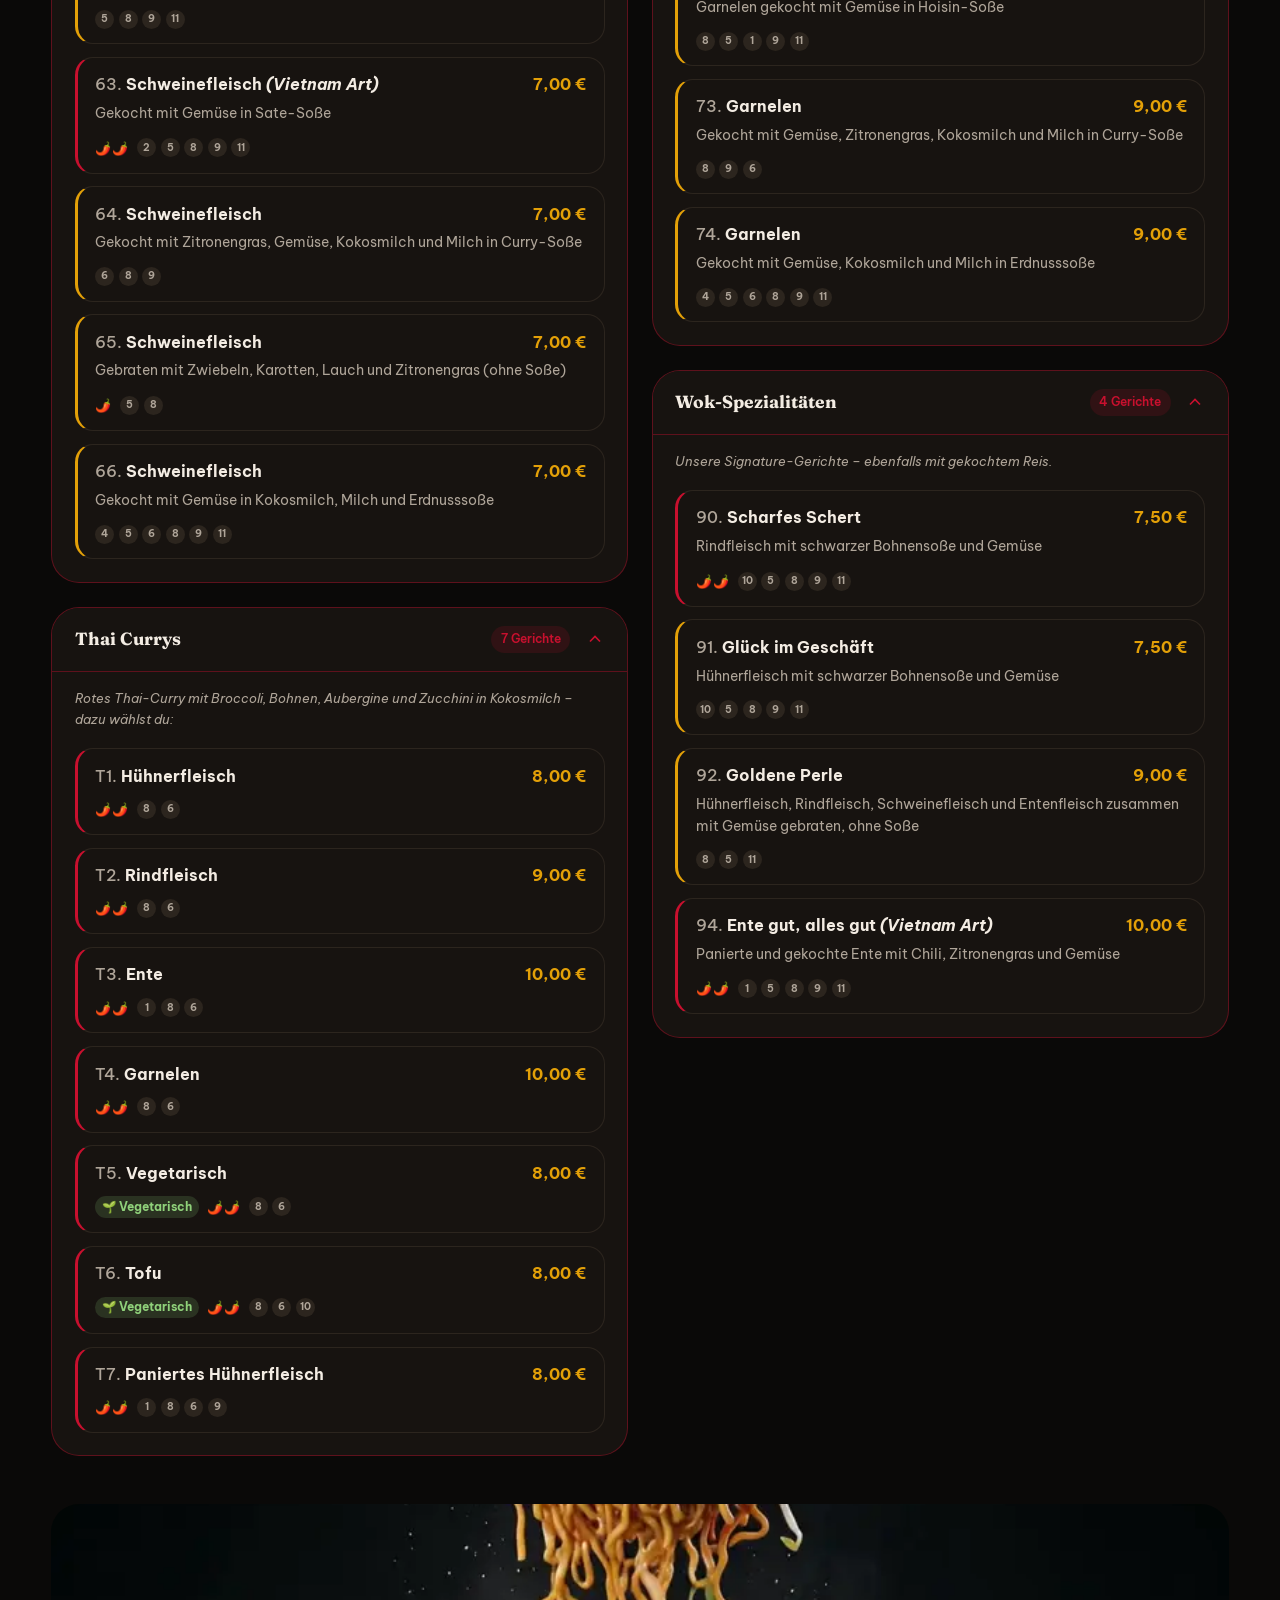
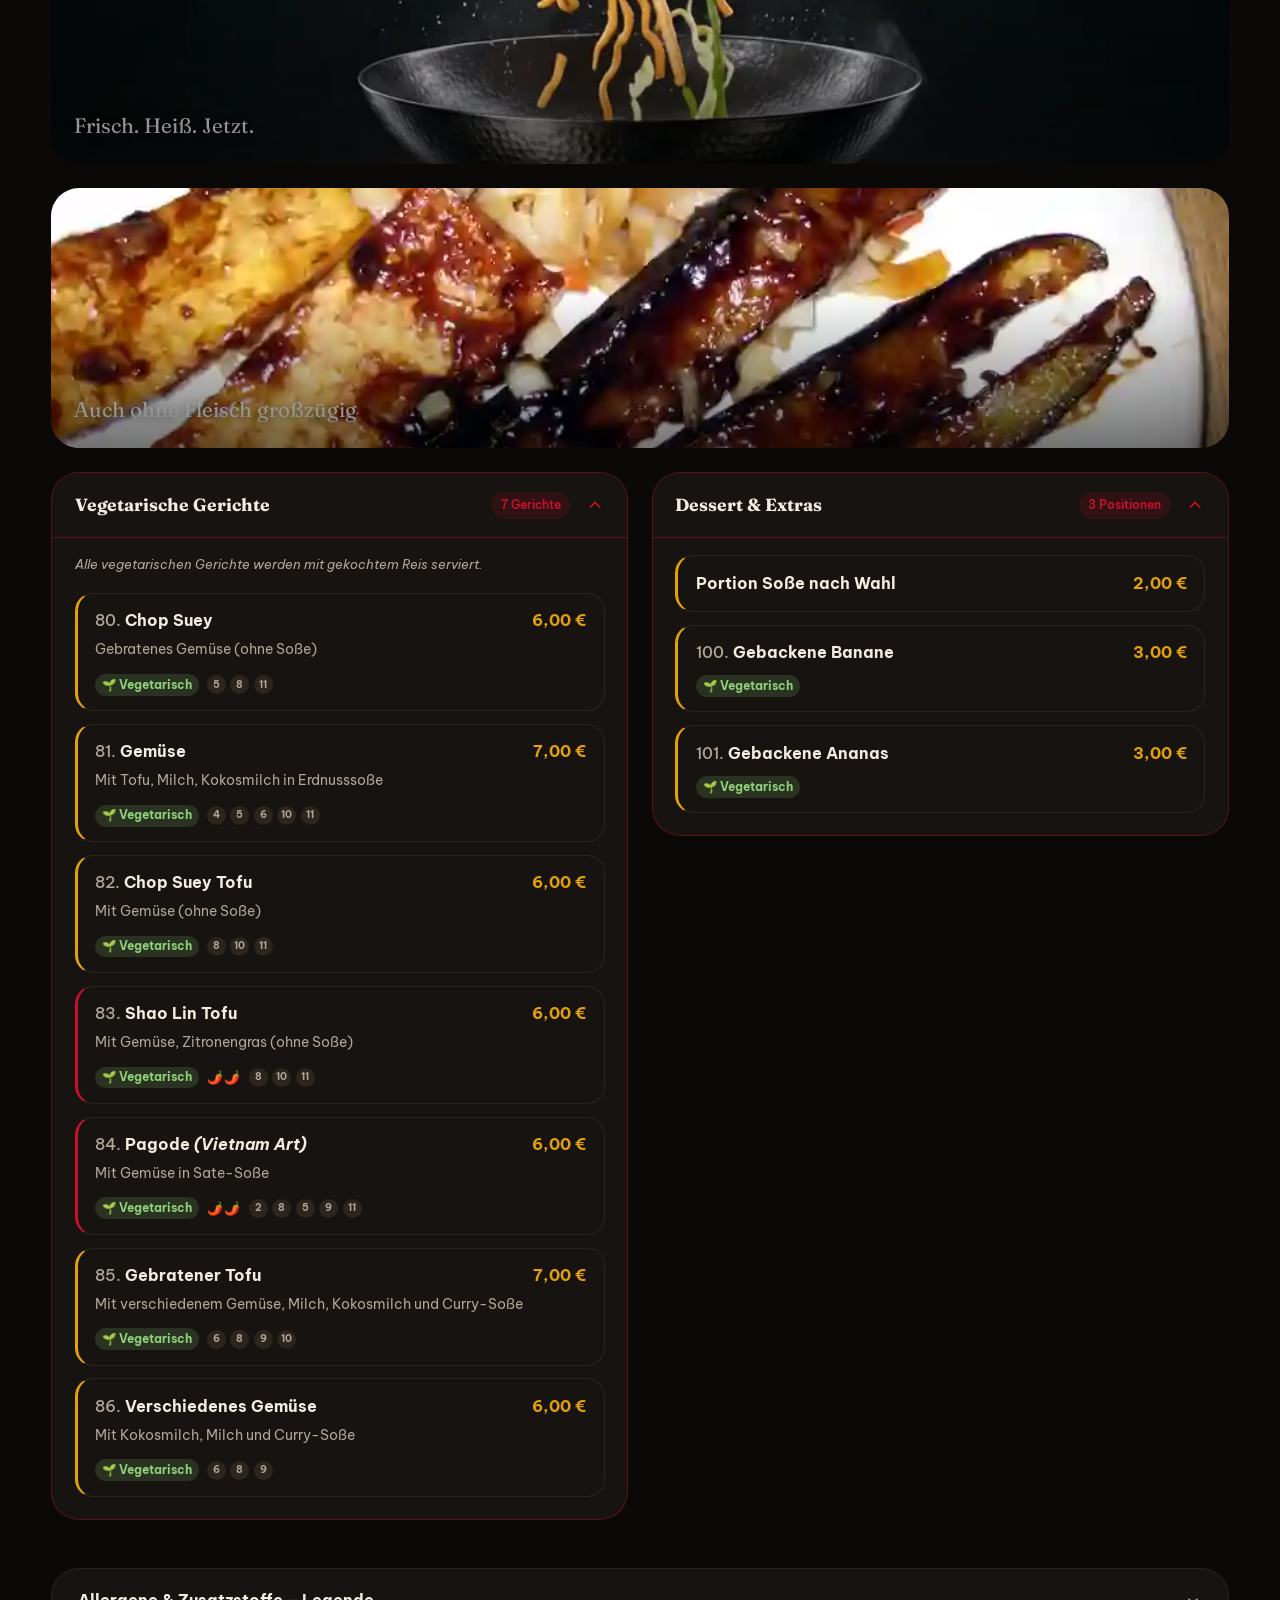
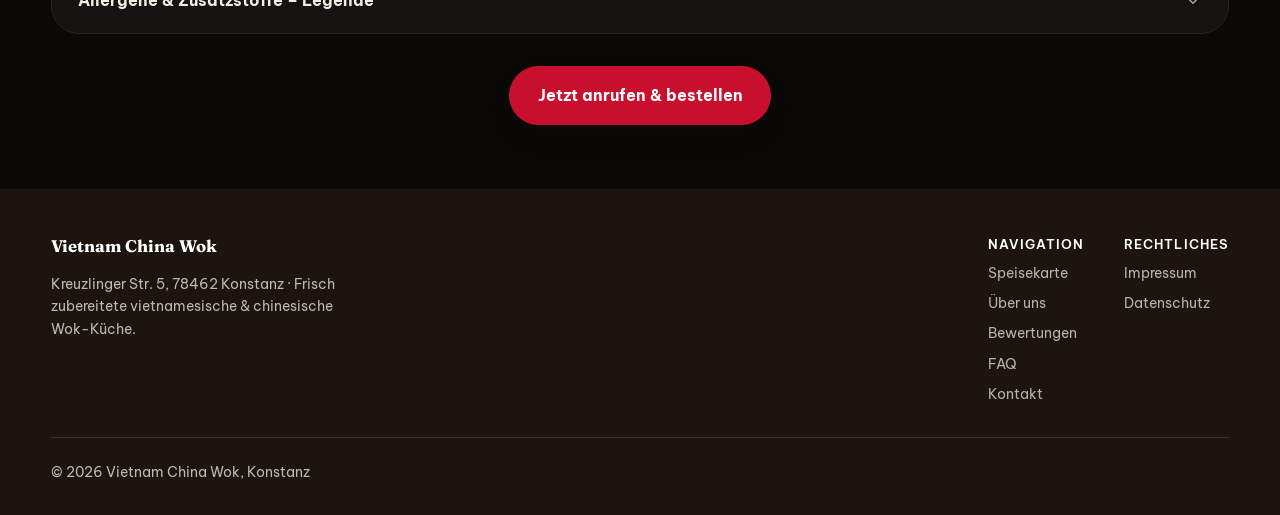
<file: speisekarte.html>
<!doctype html>
<html lang="de">
<head>
<meta charset="UTF-8">
<meta name="viewport" content="width=device-width, initial-scale=1">
<title>Speisekarte – Vietnam China Wok Konstanz</title>
<meta name="description" content="Die vollständige Speisekarte von Vietnam China Wok in Konstanz: über 50 Gerichte aus Huhn, Ente, Rind, Schwein, Garnelen, Thai-Currys und vegetarisch – interaktiv filterbar nach Schärfe und vegetarischen Optionen, inkl. Allergenkennzeichnung.">
<link rel="canonical" href="https://vietnam-china-wok.aurora-innovations.de/speisekarte.html">
<meta name="theme-color" content="#1B140F">
<link rel="icon" href="assets/icons/favicon-64.png" type="image/png">
<link rel="apple-touch-icon" href="assets/icons/apple-touch-icon.png">
<link rel="preconnect" href="https://fonts.googleapis.com">
<link rel="preconnect" href="https://fonts.gstatic.com" crossorigin>
<link href="https://fonts.googleapis.com/css2?family=Be+Vietnam+Pro:wght@400;500;600;700&family=Fraunces:ital,wght@0,600;0,700;1,600&display=swap" rel="stylesheet">
<link rel="stylesheet" href="css/styles.css">
</head>
<body>
<a class="skip-link" href="#main">Zum Inhalt springen</a>

<header class="site-header site-header--solid">
  <div class="container">
    <a class="brand" href="index.html">
      <img class="brand-mark" src="assets/icons/logo.webp" alt="" width="46" height="46">
      <span class="brand-name">Vietnam China Wok<span>Konstanz · Asiatische Küche</span></span>
    </a>
    <nav class="nav" id="primary-nav" data-open="false" aria-label="Hauptnavigation">
      <a href="index.html#speisekarte-highlights">Speisekarte</a>
      <a href="index.html#ueber-uns">Über uns</a>
      <a href="index.html#bewertungen">Bewertungen</a>
      <a href="index.html#faq">FAQ</a>
      <a href="index.html#kontakt">Kontakt</a>
    </nav>
    <div class="header-cta">
      <a class="btn btn--ghost" href="index.html#kontakt"><span class="long">Öffnungszeiten</span><span class="visually-hidden"> anzeigen</span></a>
      <a class="btn" href="tel:+497531455802">Anrufen</a>
      <button class="nav-toggle" id="nav-toggle" aria-expanded="false" aria-controls="primary-nav" aria-label="Menü öffnen">
        <svg viewBox="0 0 24 24" fill="none" stroke="currentColor" stroke-width="2" stroke-linecap="round"><path d="M3 6h18M3 12h18M3 18h18"/></svg>
      </button>
    </div>
  </div>
</header>

<main id="main" class="menu-page">

  <section class="menu-hero">
    <img class="menu-hero-img" src="assets/hero-frames/desktop/f_0192.webp" alt="" aria-hidden="true" loading="eager">
    <div class="menu-hero-content container">
      <p class="eyebrow">Die ganze Karte</p>
      <h1>Scharf, ehrlich, direkt aus dem Wok</h1>
      <p class="lede">Über 50 Gerichte aus Huhn, Ente, Rind, Schwein, Garnelen und Gemüse – nach Schärfe und vegetarischen Optionen filterbar. Guten Hunger!</p>
    </div>
  </section>

  <div class="container">

    <div class="menu-filters" id="menu-filters" hidden>
      <button type="button" class="filter-chip" data-filter="all" aria-pressed="true">Alle Gerichte</button>
      <button type="button" class="filter-chip" data-filter="veg" aria-pressed="false">🌱 Vegetarisch</button>
      <button type="button" class="filter-chip" data-filter="spicy" aria-pressed="false">🌶️ Scharf &amp; sehr scharf</button>
      <button type="button" class="filter-chip" data-filter="mild" aria-pressed="false">Mild (ohne Schärfe)</button>
    </div>

    <nav class="menu-jump" aria-label="Kategorien in dieser Karte">
      <a href="#cat-huhn">Hühnerfleisch</a>
      <a href="#cat-ente">Ente</a>
      <a href="#cat-rind">Rindfleisch</a>
      <a href="#cat-schwein">Schweinefleisch</a>
      <a href="#cat-garnelen">Garnelen</a>
      <a href="#cat-wok">Wok-Spezialitäten</a>
      <a href="#cat-thai">Thai Currys</a>
      <a href="#cat-veg">Vegetarisch</a>
      <a href="#cat-extra">Dessert &amp; Extras</a>
    </nav>

    <div class="menu-categories">

    <!-- HÜHNERFLEISCH ================================================= -->
    <details class="menu-cat" id="cat-huhn" open>
      <summary>Hühnerfleischgerichte <span class="cat-count">12 Gerichte</span> <svg class="chevron" viewBox="0 0 24 24" fill="none" stroke="currentColor" stroke-width="2"><path d="m6 9 6 6 6-6"/></svg></summary>
      <p class="cat-note">Alle Hühnerfleischgerichte werden mit gekochtem Reis serviert.</p>
      <div class="dish-grid">
        <article class="dish-card" data-spice="0" data-veg="false">
          <div class="dish-head"><span class="dish-name"><span class="dish-no">30.</span> Chop Suey Hühnerfleisch</span><span class="dish-price">6,00&nbsp;€</span></div>
          <p class="dish-desc">Gebraten mit verschiedenem Gemüse (ohne Soße)</p>
          <div class="dish-meta"><span class="allergen-badges">
            <span class="allergen-badge" title="Glutamate">8</span>
            <span class="allergen-badge" title="Soja oder Sojaerzeugnisse">5</span>
            <span class="allergen-badge" title="Austernsoße">11</span>
          </span></div>
        </article>
        <article class="dish-card" data-spice="0" data-veg="false">
          <div class="dish-head"><span class="dish-name"><span class="dish-no">31.</span> Paniertes Hühnerfleisch</span><span class="dish-price">7,00&nbsp;€</span></div>
          <p class="dish-desc">Mit Bambussprossen, Karotten und Ananas in süß-saurer Soße</p>
          <div class="dish-meta"><span class="allergen-badges">
            <span class="allergen-badge" title="Glutenhaltige Getreide">1</span>
            <span class="allergen-badge" title="Kartoffelmehl">9</span>
          </span></div>
        </article>
        <article class="dish-card" data-spice="0" data-veg="false">
          <div class="dish-head"><span class="dish-name"><span class="dish-no">32a.</span> Koon Bo Hühnerfleisch</span><span class="dish-price">7,00&nbsp;€</span></div>
          <p class="dish-desc">Gekocht mit verschiedenem Gemüse in Hoisin-Soße</p>
          <div class="dish-meta"><span class="allergen-badges">
            <span class="allergen-badge" title="Soja oder Sojaerzeugnisse">5</span>
            <span class="allergen-badge" title="Glutamate">8</span>
            <span class="allergen-badge" title="Kartoffelmehl">9</span>
            <span class="allergen-badge" title="Austernsoße">11</span>
          </span></div>
        </article>
        <article class="dish-card" data-spice="0" data-veg="false">
          <div class="dish-head"><span class="dish-name"><span class="dish-no">32b.</span> Paniertes Hühnerfleisch</span><span class="dish-price">7,00&nbsp;€</span></div>
          <p class="dish-desc">Mit verschiedenem Gemüse in Hoisin-Soße</p>
          <div class="dish-meta"><span class="allergen-badges">
            <span class="allergen-badge" title="Glutenhaltige Getreide">1</span>
            <span class="allergen-badge" title="Kartoffelmehl">9</span>
            <span class="allergen-badge" title="Glutamate">8</span>
            <span class="allergen-badge" title="Austernsoße">11</span>
          </span></div>
        </article>
        <article class="dish-card" data-spice="0" data-veg="false">
          <div class="dish-head"><span class="dish-name"><span class="dish-no">33a.</span> Paniertes Hühnerfleisch</span><span class="dish-price">7,00&nbsp;€</span></div>
          <p class="dish-desc">Mit Zitronengras, Bambussprossen, Karotten, Kokosmilch, Milch in Curry-Soße</p>
          <div class="dish-meta"><span class="allergen-badges">
            <span class="allergen-badge" title="Glutenhaltige Getreide">1</span>
            <span class="allergen-badge" title="Kartoffelmehl">9</span>
            <span class="allergen-badge" title="Glutamate">8</span>
            <span class="allergen-badge" title="Milch oder Milchprodukte">6</span>
          </span></div>
        </article>
        <article class="dish-card" data-spice="0" data-veg="false">
          <div class="dish-head"><span class="dish-name"><span class="dish-no">33b.</span> Paniertes Hühnerfleisch</span><span class="dish-price">7,00&nbsp;€</span></div>
          <p class="dish-desc">Mit Erdnusssoße, Kokosmilch und Milch</p>
          <div class="dish-meta"><span class="allergen-badges">
            <span class="allergen-badge" title="Glutenhaltige Getreide">1</span>
            <span class="allergen-badge" title="Kartoffelmehl">9</span>
            <span class="allergen-badge" title="Glutamate">8</span>
            <span class="allergen-badge" title="Milch oder Milchprodukte">6</span>
            <span class="allergen-badge" title="Nuss oder Nusserzeugnisse">4</span>
            <span class="allergen-badge" title="Austernsoße">11</span>
          </span></div>
        </article>
        <article class="dish-card" data-spice="0" data-veg="false">
          <div class="dish-head"><span class="dish-name"><span class="dish-no">34.</span> Hühnerfleisch</span><span class="dish-price">7,00&nbsp;€</span></div>
          <p class="dish-desc">Mit verschiedenem Gemüse gekocht in Kokosmilch, Milch und Erdnusssoße</p>
          <div class="dish-meta"><span class="allergen-badges">
            <span class="allergen-badge" title="Nuss oder Nusserzeugnisse">4</span>
            <span class="allergen-badge" title="Milch oder Milchprodukte">6</span>
            <span class="allergen-badge" title="Kartoffelmehl">9</span>
            <span class="allergen-badge" title="Glutamate">8</span>
            <span class="allergen-badge" title="Austernsoße">11</span>
          </span></div>
        </article>
        <article class="dish-card" data-spice="0" data-veg="false">
          <div class="dish-head"><span class="dish-name"><span class="dish-no">35.</span> Hühnerfleisch</span><span class="dish-price">7,00&nbsp;€</span></div>
          <p class="dish-desc">Mit verschiedenem Gemüse gekocht in Kokosmilch, Milch und Curry-Soße</p>
          <div class="dish-meta"><span class="allergen-badges">
            <span class="allergen-badge" title="Milch oder Milchprodukte">6</span>
            <span class="allergen-badge" title="Glutamate">8</span>
            <span class="allergen-badge" title="Kartoffelmehl">9</span>
          </span></div>
        </article>
        <article class="dish-card" data-spice="0" data-veg="false">
          <div class="dish-head"><span class="dish-name"><span class="dish-no">36.</span> Hühnerfleisch gekocht <em>(Vietnam Art)</em></span><span class="dish-price">7,00&nbsp;€</span></div>
          <p class="dish-desc">Mit Kurkuma, Gemüse, Kokosmilch und Milch</p>
          <div class="dish-meta"><span class="allergen-badges">
            <span class="allergen-badge" title="Glutamate">8</span>
            <span class="allergen-badge" title="Kartoffelmehl">9</span>
            <span class="allergen-badge" title="Milch oder Milchprodukte">6</span>
          </span></div>
        </article>
        <article class="dish-card" data-spice="0" data-veg="false">
          <div class="dish-head"><span class="dish-name"><span class="dish-no">37.</span> Hühnerfleisch gekocht</span><span class="dish-price">6,00&nbsp;€</span></div>
          <p class="dish-desc">Mit Gemüse in süß-saurer Soße</p>
          <div class="dish-meta"><span class="allergen-badges">
            <span class="allergen-badge" title="Glutamate">8</span>
            <span class="allergen-badge" title="Kartoffelmehl">9</span>
          </span></div>
        </article>
        <article class="dish-card" data-spice="0" data-veg="false">
          <div class="dish-head"><span class="dish-name"><span class="dish-no">38.</span> Gebratene Nudeln mit Ei</span><span class="dish-price">7,00&nbsp;€</span></div>
          <p class="dish-desc">Mit paniertem Hühnerfleisch und Gemüse (ohne Soße)</p>
          <div class="dish-meta"><span class="allergen-badges">
            <span class="allergen-badge" title="Glutenhaltige Getreide">1</span>
            <span class="allergen-badge" title="Kartoffelmehl">9</span>
            <span class="allergen-badge" title="Eier">3</span>
            <span class="allergen-badge" title="Glutamate">8</span>
          </span></div>
        </article>
        <article class="dish-card" data-spice="0" data-veg="false">
          <div class="dish-head"><span class="dish-name"><span class="dish-no">39.</span> Gebratener Reis mit Ei</span><span class="dish-price">7,00&nbsp;€</span></div>
          <p class="dish-desc">Mit paniertem Hühnerfleisch und Gemüse (ohne Soße)</p>
          <div class="dish-meta"><span class="allergen-badges">
            <span class="allergen-badge" title="Eier">3</span>
            <span class="allergen-badge" title="Glutenhaltige Getreide">1</span>
            <span class="allergen-badge" title="Kartoffelmehl">9</span>
            <span class="allergen-badge" title="Glutamate">8</span>
          </span></div>
        </article>
      </div>
    </details>

    <!-- ENTE =========================================================== -->
    <details class="menu-cat" id="cat-ente" open>
      <summary>Entengerichte <span class="cat-count">6 Gerichte</span> <svg class="chevron" viewBox="0 0 24 24" fill="none" stroke="currentColor" stroke-width="2"><path d="m6 9 6 6 6-6"/></svg></summary>
      <p class="cat-note">Alle Entengerichte werden mit gekochtem Reis serviert.</p>
      <div class="dish-grid">
        <article class="dish-card" data-spice="0" data-veg="false">
          <div class="dish-head"><span class="dish-name"><span class="dish-no">20.</span> Chop Suey Ente</span><span class="dish-price">9,00&nbsp;€</span></div>
          <p class="dish-desc">Paniert mit Gemüse in Hoisin-Soße</p>
          <div class="dish-meta"><span class="allergen-badges">
            <span class="allergen-badge" title="Glutenhaltige Getreide">1</span>
            <span class="allergen-badge" title="Kartoffelmehl">9</span>
            <span class="allergen-badge" title="Soja oder Sojaerzeugnisse">5</span>
            <span class="allergen-badge" title="Glutamate">8</span>
            <span class="allergen-badge" title="Austernsoße">11</span>
          </span></div>
        </article>
        <article class="dish-card" data-spice="0" data-veg="false">
          <div class="dish-head"><span class="dish-name"><span class="dish-no">21.</span> Panierte Ente</span><span class="dish-price">9,00&nbsp;€</span></div>
          <p class="dish-desc">Mit Ananas, Karotten, Bambussprossen in süß-saurer Soße</p>
          <div class="dish-meta"><span class="allergen-badges">
            <span class="allergen-badge" title="Glutenhaltige Getreide">1</span>
            <span class="allergen-badge" title="Kartoffelmehl">9</span>
          </span></div>
        </article>
        <article class="dish-card" data-spice="0" data-veg="false">
          <div class="dish-head"><span class="dish-name"><span class="dish-no">22.</span> Koon Bo</span><span class="dish-price">9,00&nbsp;€</span></div>
          <p class="dish-desc">Gekochte Ente mit verschiedenem Gemüse in Hoisin-Soße</p>
          <div class="dish-meta"><span class="allergen-badges">
            <span class="allergen-badge" title="Soja oder Sojaerzeugnisse">5</span>
            <span class="allergen-badge" title="Glutenhaltige Getreide">1</span>
            <span class="allergen-badge" title="Kartoffelmehl">9</span>
            <span class="allergen-badge" title="Glutamate">8</span>
            <span class="allergen-badge" title="Austernsoße">11</span>
          </span></div>
        </article>
        <article class="dish-card" data-spice="0" data-veg="false">
          <div class="dish-head"><span class="dish-name"><span class="dish-no">23.</span> Kan Ton Ente</span><span class="dish-price">9,00&nbsp;€</span></div>
          <p class="dish-desc">Panierte Ente mit verschiedenem Gemüse, Kokosmilch, Milch und Erdnusssoße</p>
          <div class="dish-meta"><span class="allergen-badges">
            <span class="allergen-badge" title="Glutenhaltige Getreide">1</span>
            <span class="allergen-badge" title="Milch oder Milchprodukte">6</span>
            <span class="allergen-badge" title="Kartoffelmehl">9</span>
            <span class="allergen-badge" title="Glutamate">8</span>
            <span class="allergen-badge" title="Soja oder Sojaerzeugnisse">5</span>
            <span class="allergen-badge" title="Austernsoße">11</span>
          </span></div>
        </article>
        <article class="dish-card" data-spice="0" data-veg="false">
          <div class="dish-head"><span class="dish-name"><span class="dish-no">24.</span> Panierte Ente</span><span class="dish-price">9,00&nbsp;€</span></div>
          <p class="dish-desc">Mit Bambussprossen, Karotten, Zitronengras, Kokosmilch, Milch und Curry-Soße</p>
          <div class="dish-meta"><span class="allergen-badges">
            <span class="allergen-badge" title="Glutenhaltige Getreide">1</span>
            <span class="allergen-badge" title="Milch oder Milchprodukte">6</span>
            <span class="allergen-badge" title="Kartoffelmehl">9</span>
            <span class="allergen-badge" title="Glutamate">8</span>
          </span></div>
        </article>
        <article class="dish-card" data-spice="0" data-veg="false">
          <div class="dish-head"><span class="dish-name"><span class="dish-no">25.</span> Gekochte Ente</span><span class="dish-price">9,00&nbsp;€</span></div>
          <p class="dish-desc">Mit verschiedenem Gemüse, Kokosmilch und Milch</p>
          <div class="dish-meta"><span class="allergen-badges">
            <span class="allergen-badge" title="Glutenhaltige Getreide">1</span>
            <span class="allergen-badge" title="Milch oder Milchprodukte">6</span>
            <span class="allergen-badge" title="Kartoffelmehl">9</span>
            <span class="allergen-badge" title="Glutamate">8</span>
          </span></div>
        </article>
      </div>
    </details>

    <!-- RIND =========================================================== -->
    <details class="menu-cat" id="cat-rind" open>
      <summary>Rindfleischgerichte <span class="cat-count">5 Gerichte</span> <svg class="chevron" viewBox="0 0 24 24" fill="none" stroke="currentColor" stroke-width="2"><path d="m6 9 6 6 6-6"/></svg></summary>
      <p class="cat-note">Alle Rindfleischgerichte werden mit gekochtem Reis serviert.</p>
      <div class="dish-grid">
        <article class="dish-card" data-spice="0" data-veg="false">
          <div class="dish-head"><span class="dish-name"><span class="dish-no">50.</span> Chop Suey Rindfleisch</span><span class="dish-price">7,00&nbsp;€</span></div>
          <p class="dish-desc">Gebraten mit Gemüse (ohne Soße)</p>
          <div class="dish-meta"><span class="allergen-badges">
            <span class="allergen-badge" title="Glutamate">8</span>
            <span class="allergen-badge" title="Soja oder Sojaerzeugnisse">5</span>
            <span class="allergen-badge" title="Austernsoße">11</span>
          </span></div>
        </article>
        <article class="dish-card" data-spice="2" data-veg="false">
          <div class="dish-head"><span class="dish-name"><span class="dish-no">51.</span> Gebratenes Rindfleisch <em>(Vietnam Art)</em></span><span class="dish-price">7,00&nbsp;€</span></div>
          <p class="dish-desc">Mit Zwiebeln, Lauch, Karotten und Zitronengras (ohne Soße)</p>
          <div class="dish-meta">
            <span class="spice-flames" title="scharf" aria-label="scharf">🌶️🌶️</span>
            <span class="allergen-badges">
              <span class="allergen-badge" title="Glutamate">8</span>
              <span class="allergen-badge" title="Soja oder Sojaerzeugnisse">5</span>
              <span class="allergen-badge" title="Austernsoße">11</span>
            </span>
          </div>
        </article>
        <article class="dish-card" data-spice="0" data-veg="false">
          <div class="dish-head"><span class="dish-name"><span class="dish-no">52.</span> Koon Bo</span><span class="dish-price">7,00&nbsp;€</span></div>
          <p class="dish-desc">Rindfleisch gekocht mit Gemüse in Hoisin-Soße</p>
          <div class="dish-meta"><span class="allergen-badges">
            <span class="allergen-badge" title="Soja oder Sojaerzeugnisse">5</span>
            <span class="allergen-badge" title="Glutamate">8</span>
            <span class="allergen-badge" title="Kartoffelmehl">9</span>
            <span class="allergen-badge" title="Austernsoße">11</span>
          </span></div>
        </article>
        <article class="dish-card" data-spice="0" data-veg="false">
          <div class="dish-head"><span class="dish-name"><span class="dish-no">53.</span> Rindfleisch</span><span class="dish-price">8,00&nbsp;€</span></div>
          <p class="dish-desc">Gekocht mit Gemüse, Kokosmilch, Zitronengras und Milch in Curry-Soße</p>
          <div class="dish-meta"><span class="allergen-badges">
            <span class="allergen-badge" title="Milch oder Milchprodukte">6</span>
            <span class="allergen-badge" title="Glutamate">8</span>
            <span class="allergen-badge" title="Kartoffelmehl">9</span>
          </span></div>
        </article>
        <article class="dish-card" data-spice="0" data-veg="false">
          <div class="dish-head"><span class="dish-name"><span class="dish-no">54.</span> Rindfleisch</span><span class="dish-price">8,00&nbsp;€</span></div>
          <p class="dish-desc">Gekocht mit Gemüse, Kokosmilch und Milch in Erdnusssoße</p>
          <div class="dish-meta"><span class="allergen-badges">
            <span class="allergen-badge" title="Nuss oder Nusserzeugnisse">4</span>
            <span class="allergen-badge" title="Milch oder Milchprodukte">6</span>
            <span class="allergen-badge" title="Glutamate">8</span>
            <span class="allergen-badge" title="Kartoffelmehl">9</span>
            <span class="allergen-badge" title="Austernsoße">11</span>
          </span></div>
        </article>
      </div>
    </details>

    </div>

    <div class="menu-image-break">
      <img src="assets/hero-frames/desktop/f_0060.webp" alt="Wok mit Gemüse und Nudeln steht in Flammen auf dem Herd" loading="lazy">
      <span class="caption">Direkt aus dem Wok</span>
    </div>

    <div class="menu-categories">

    <!-- SCHWEIN ======================================================== -->
    <details class="menu-cat" id="cat-schwein" open>
      <summary>Schweinefleischgerichte <span class="cat-count">7 Gerichte</span> <svg class="chevron" viewBox="0 0 24 24" fill="none" stroke="currentColor" stroke-width="2"><path d="m6 9 6 6 6-6"/></svg></summary>
      <p class="cat-note">Alle Schweinefleischgerichte werden mit gekochtem Reis serviert.</p>
      <div class="dish-grid">
        <article class="dish-card" data-spice="0" data-veg="false">
          <div class="dish-head"><span class="dish-name"><span class="dish-no">60.</span> Chop Suey Schweinefleisch</span><span class="dish-price">6,00&nbsp;€</span></div>
          <p class="dish-desc">Gebraten mit Gemüse (ohne Soße)</p>
          <div class="dish-meta"><span class="allergen-badges">
            <span class="allergen-badge" title="Glutamate">8</span>
            <span class="allergen-badge" title="Soja oder Sojaerzeugnisse">5</span>
            <span class="allergen-badge" title="Austernsoße">11</span>
          </span></div>
        </article>
        <article class="dish-card" data-spice="0" data-veg="false">
          <div class="dish-head"><span class="dish-name"><span class="dish-no">61.</span> Panierte Schweinefleischbällchen</span><span class="dish-price">7,00&nbsp;€</span></div>
          <p class="dish-desc">Mit Ananas, Bambussprossen, Karotten und süß-saurer Soße</p>
          <div class="dish-meta"><span class="allergen-badges">
            <span class="allergen-badge" title="Glutenhaltige Getreide">1</span>
            <span class="allergen-badge" title="Kartoffelmehl">9</span>
          </span></div>
        </article>
        <article class="dish-card" data-spice="0" data-veg="false">
          <div class="dish-head"><span class="dish-name"><span class="dish-no">62.</span> Koon Bo</span><span class="dish-price">6,00&nbsp;€</span></div>
          <p class="dish-desc">Gekochtes Schweinefleisch mit Gemüse in Hoisin-Soße</p>
          <div class="dish-meta"><span class="allergen-badges">
            <span class="allergen-badge" title="Soja oder Sojaerzeugnisse">5</span>
            <span class="allergen-badge" title="Glutamate">8</span>
            <span class="allergen-badge" title="Kartoffelmehl">9</span>
            <span class="allergen-badge" title="Austernsoße">11</span>
          </span></div>
        </article>
        <article class="dish-card" data-spice="2" data-veg="false">
          <div class="dish-head"><span class="dish-name"><span class="dish-no">63.</span> Schweinefleisch <em>(Vietnam Art)</em></span><span class="dish-price">7,00&nbsp;€</span></div>
          <p class="dish-desc">Gekocht mit Gemüse in Sate-Soße</p>
          <div class="dish-meta">
            <span class="spice-flames" title="scharf" aria-label="scharf">🌶️🌶️</span>
            <span class="allergen-badges">
              <span class="allergen-badge" title="Krebs- oder Weichtiere">2</span>
              <span class="allergen-badge" title="Soja oder Sojaerzeugnisse">5</span>
              <span class="allergen-badge" title="Glutamate">8</span>
              <span class="allergen-badge" title="Kartoffelmehl">9</span>
              <span class="allergen-badge" title="Austernsoße">11</span>
            </span>
          </div>
        </article>
        <article class="dish-card" data-spice="0" data-veg="false">
          <div class="dish-head"><span class="dish-name"><span class="dish-no">64.</span> Schweinefleisch</span><span class="dish-price">7,00&nbsp;€</span></div>
          <p class="dish-desc">Gekocht mit Zitronengras, Gemüse, Kokosmilch und Milch in Curry-Soße</p>
          <div class="dish-meta"><span class="allergen-badges">
            <span class="allergen-badge" title="Milch oder Milchprodukte">6</span>
            <span class="allergen-badge" title="Glutamate">8</span>
            <span class="allergen-badge" title="Kartoffelmehl">9</span>
          </span></div>
        </article>
        <article class="dish-card" data-spice="1" data-veg="false">
          <div class="dish-head"><span class="dish-name"><span class="dish-no">65.</span> Schweinefleisch</span><span class="dish-price">7,00&nbsp;€</span></div>
          <p class="dish-desc">Gebraten mit Zwiebeln, Karotten, Lauch und Zitronengras (ohne Soße)</p>
          <div class="dish-meta">
            <span class="spice-flames" title="leicht scharf" aria-label="leicht scharf">🌶️</span>
            <span class="allergen-badges">
              <span class="allergen-badge" title="Soja oder Sojaerzeugnisse">5</span>
              <span class="allergen-badge" title="Glutamate">8</span>
            </span>
          </div>
        </article>
        <article class="dish-card" data-spice="0" data-veg="false">
          <div class="dish-head"><span class="dish-name"><span class="dish-no">66.</span> Schweinefleisch</span><span class="dish-price">7,00&nbsp;€</span></div>
          <p class="dish-desc">Gekocht mit Gemüse in Kokosmilch, Milch und Erdnusssoße</p>
          <div class="dish-meta"><span class="allergen-badges">
            <span class="allergen-badge" title="Nuss oder Nusserzeugnisse">4</span>
            <span class="allergen-badge" title="Soja oder Sojaerzeugnisse">5</span>
            <span class="allergen-badge" title="Milch oder Milchprodukte">6</span>
            <span class="allergen-badge" title="Glutamate">8</span>
            <span class="allergen-badge" title="Kartoffelmehl">9</span>
            <span class="allergen-badge" title="Austernsoße">11</span>
          </span></div>
        </article>
      </div>
    </details>

    <!-- GARNELEN ======================================================= -->
    <details class="menu-cat" id="cat-garnelen" open>
      <summary>Garnelengerichte <span class="cat-count">5 Gerichte</span> <svg class="chevron" viewBox="0 0 24 24" fill="none" stroke="currentColor" stroke-width="2"><path d="m6 9 6 6 6-6"/></svg></summary>
      <p class="cat-note">Alle Garnelengerichte werden mit gekochtem Reis serviert.</p>
      <div class="dish-grid">
        <article class="dish-card" data-spice="0" data-veg="false">
          <div class="dish-head"><span class="dish-name"><span class="dish-no">70.</span> Chop Suey Garnelen</span><span class="dish-price">9,00&nbsp;€</span></div>
          <p class="dish-desc">Gebraten mit Gemüse (ohne Soße)</p>
          <div class="dish-meta"><span class="allergen-badges">
            <span class="allergen-badge" title="Glutamate">8</span>
            <span class="allergen-badge" title="Soja oder Sojaerzeugnisse">5</span>
            <span class="allergen-badge" title="Austernsoße">11</span>
          </span></div>
        </article>
        <article class="dish-card" data-spice="0" data-veg="false">
          <div class="dish-head"><span class="dish-name"><span class="dish-no">71.</span> Gebackene Garnelen</span><span class="dish-price">9,00&nbsp;€</span></div>
          <p class="dish-desc">In Teig gebacken mit Ananas, Karotten, Bambussprossen in süß-saurer Soße</p>
          <div class="dish-meta"><span class="allergen-badges">
            <span class="allergen-badge" title="Glutenhaltige Getreide">1</span>
            <span class="allergen-badge" title="Kartoffelmehl">9</span>
          </span></div>
        </article>
        <article class="dish-card" data-spice="0" data-veg="false">
          <div class="dish-head"><span class="dish-name"><span class="dish-no">72.</span> Koon Bo</span><span class="dish-price">9,00&nbsp;€</span></div>
          <p class="dish-desc">Garnelen gekocht mit Gemüse in Hoisin-Soße</p>
          <div class="dish-meta"><span class="allergen-badges">
            <span class="allergen-badge" title="Glutamate">8</span>
            <span class="allergen-badge" title="Soja oder Sojaerzeugnisse">5</span>
            <span class="allergen-badge" title="Glutenhaltige Getreide">1</span>
            <span class="allergen-badge" title="Kartoffelmehl">9</span>
            <span class="allergen-badge" title="Austernsoße">11</span>
          </span></div>
        </article>
        <article class="dish-card" data-spice="0" data-veg="false">
          <div class="dish-head"><span class="dish-name"><span class="dish-no">73.</span> Garnelen</span><span class="dish-price">9,00&nbsp;€</span></div>
          <p class="dish-desc">Gekocht mit Gemüse, Zitronengras, Kokosmilch und Milch in Curry-Soße</p>
          <div class="dish-meta"><span class="allergen-badges">
            <span class="allergen-badge" title="Glutamate">8</span>
            <span class="allergen-badge" title="Kartoffelmehl">9</span>
            <span class="allergen-badge" title="Milch oder Milchprodukte">6</span>
          </span></div>
        </article>
        <article class="dish-card" data-spice="0" data-veg="false">
          <div class="dish-head"><span class="dish-name"><span class="dish-no">74.</span> Garnelen</span><span class="dish-price">9,00&nbsp;€</span></div>
          <p class="dish-desc">Gekocht mit Gemüse, Kokosmilch und Milch in Erdnusssoße</p>
          <div class="dish-meta"><span class="allergen-badges">
            <span class="allergen-badge" title="Nuss oder Nusserzeugnisse">4</span>
            <span class="allergen-badge" title="Soja oder Sojaerzeugnisse">5</span>
            <span class="allergen-badge" title="Milch oder Milchprodukte">6</span>
            <span class="allergen-badge" title="Glutamate">8</span>
            <span class="allergen-badge" title="Kartoffelmehl">9</span>
            <span class="allergen-badge" title="Austernsoße">11</span>
          </span></div>
        </article>
      </div>
    </details>

    <!-- WOK SPEZIALITÄTEN ============================================= -->
    <details class="menu-cat" id="cat-wok" open>
      <summary>Wok-Spezialitäten <span class="cat-count">4 Gerichte</span> <svg class="chevron" viewBox="0 0 24 24" fill="none" stroke="currentColor" stroke-width="2"><path d="m6 9 6 6 6-6"/></svg></summary>
      <p class="cat-note">Unsere Signature-Gerichte – ebenfalls mit gekochtem Reis.</p>
      <div class="dish-grid">
        <article class="dish-card" data-spice="2" data-veg="false">
          <div class="dish-head"><span class="dish-name"><span class="dish-no">90.</span> Scharfes Schert</span><span class="dish-price">7,50&nbsp;€</span></div>
          <p class="dish-desc">Rindfleisch mit schwarzer Bohnensoße und Gemüse</p>
          <div class="dish-meta">
            <span class="spice-flames" title="scharf" aria-label="scharf">🌶️🌶️</span>
            <span class="allergen-badges">
              <span class="allergen-badge" title="Bohnen (schwarz/hell)">10</span>
              <span class="allergen-badge" title="Soja oder Sojaerzeugnisse">5</span>
              <span class="allergen-badge" title="Glutamate">8</span>
              <span class="allergen-badge" title="Kartoffelmehl">9</span>
              <span class="allergen-badge" title="Austernsoße">11</span>
            </span>
          </div>
        </article>
        <article class="dish-card" data-spice="0" data-veg="false">
          <div class="dish-head"><span class="dish-name"><span class="dish-no">91.</span> Glück im Geschäft</span><span class="dish-price">7,50&nbsp;€</span></div>
          <p class="dish-desc">Hühnerfleisch mit schwarzer Bohnensoße und Gemüse</p>
          <div class="dish-meta"><span class="allergen-badges">
            <span class="allergen-badge" title="Bohnen (schwarz/hell)">10</span>
            <span class="allergen-badge" title="Soja oder Sojaerzeugnisse">5</span>
            <span class="allergen-badge" title="Glutamate">8</span>
            <span class="allergen-badge" title="Kartoffelmehl">9</span>
            <span class="allergen-badge" title="Austernsoße">11</span>
          </span></div>
        </article>
        <article class="dish-card" data-spice="0" data-veg="false">
          <div class="dish-head"><span class="dish-name"><span class="dish-no">92.</span> Goldene Perle</span><span class="dish-price">9,00&nbsp;€</span></div>
          <p class="dish-desc">Hühnerfleisch, Rindfleisch, Schweinefleisch und Entenfleisch zusammen mit Gemüse gebraten, ohne Soße</p>
          <div class="dish-meta"><span class="allergen-badges">
            <span class="allergen-badge" title="Glutamate">8</span>
            <span class="allergen-badge" title="Soja oder Sojaerzeugnisse">5</span>
            <span class="allergen-badge" title="Austernsoße">11</span>
          </span></div>
        </article>
        <article class="dish-card" data-spice="2" data-veg="false">
          <div class="dish-head"><span class="dish-name"><span class="dish-no">94.</span> Ente gut, alles gut <em>(Vietnam Art)</em></span><span class="dish-price">10,00&nbsp;€</span></div>
          <p class="dish-desc">Panierte und gekochte Ente mit Chili, Zitronengras und Gemüse</p>
          <div class="dish-meta">
            <span class="spice-flames" title="scharf" aria-label="scharf">🌶️🌶️</span>
            <span class="allergen-badges">
              <span class="allergen-badge" title="Glutenhaltige Getreide">1</span>
              <span class="allergen-badge" title="Soja oder Sojaerzeugnisse">5</span>
              <span class="allergen-badge" title="Glutamate">8</span>
              <span class="allergen-badge" title="Kartoffelmehl">9</span>
              <span class="allergen-badge" title="Austernsoße">11</span>
            </span>
          </div>
        </article>
      </div>
    </details>

    <!-- THAI CURRYS ==================================================== -->
    <details class="menu-cat" id="cat-thai" open>
      <summary>Thai Currys <span class="cat-count">7 Gerichte</span> <svg class="chevron" viewBox="0 0 24 24" fill="none" stroke="currentColor" stroke-width="2"><path d="m6 9 6 6 6-6"/></svg></summary>
      <p class="cat-note">Rotes Thai-Curry mit Broccoli, Bohnen, Aubergine und Zucchini in Kokosmilch – dazu wählst du:</p>
      <div class="dish-grid">
        <article class="dish-card" data-spice="2" data-veg="false">
          <div class="dish-head"><span class="dish-name"><span class="dish-no">T1.</span> Hühnerfleisch</span><span class="dish-price">8,00&nbsp;€</span></div>
          <div class="dish-meta">
            <span class="spice-flames" title="scharf" aria-label="scharf">🌶️🌶️</span>
            <span class="allergen-badges">
              <span class="allergen-badge" title="Glutamate">8</span>
              <span class="allergen-badge" title="Milch oder Milchprodukte">6</span>
            </span>
          </div>
        </article>
        <article class="dish-card" data-spice="2" data-veg="false">
          <div class="dish-head"><span class="dish-name"><span class="dish-no">T2.</span> Rindfleisch</span><span class="dish-price">9,00&nbsp;€</span></div>
          <div class="dish-meta">
            <span class="spice-flames" title="scharf" aria-label="scharf">🌶️🌶️</span>
            <span class="allergen-badges">
              <span class="allergen-badge" title="Glutamate">8</span>
              <span class="allergen-badge" title="Milch oder Milchprodukte">6</span>
            </span>
          </div>
        </article>
        <article class="dish-card" data-spice="2" data-veg="false">
          <div class="dish-head"><span class="dish-name"><span class="dish-no">T3.</span> Ente</span><span class="dish-price">10,00&nbsp;€</span></div>
          <div class="dish-meta">
            <span class="spice-flames" title="scharf" aria-label="scharf">🌶️🌶️</span>
            <span class="allergen-badges">
              <span class="allergen-badge" title="Glutenhaltige Getreide">1</span>
              <span class="allergen-badge" title="Glutamate">8</span>
              <span class="allergen-badge" title="Milch oder Milchprodukte">6</span>
            </span>
          </div>
        </article>
        <article class="dish-card" data-spice="2" data-veg="false">
          <div class="dish-head"><span class="dish-name"><span class="dish-no">T4.</span> Garnelen</span><span class="dish-price">10,00&nbsp;€</span></div>
          <div class="dish-meta">
            <span class="spice-flames" title="scharf" aria-label="scharf">🌶️🌶️</span>
            <span class="allergen-badges">
              <span class="allergen-badge" title="Glutamate">8</span>
              <span class="allergen-badge" title="Milch oder Milchprodukte">6</span>
            </span>
          </div>
        </article>
        <article class="dish-card" data-spice="2" data-veg="true">
          <div class="dish-head"><span class="dish-name"><span class="dish-no">T5.</span> Vegetarisch</span><span class="dish-price">8,00&nbsp;€</span></div>
          <div class="dish-meta">
            <span class="veg-badge">🌱 Vegetarisch</span>
            <span class="spice-flames" title="scharf" aria-label="scharf">🌶️🌶️</span>
            <span class="allergen-badges">
              <span class="allergen-badge" title="Glutamate">8</span>
              <span class="allergen-badge" title="Milch oder Milchprodukte">6</span>
            </span>
          </div>
        </article>
        <article class="dish-card" data-spice="2" data-veg="true">
          <div class="dish-head"><span class="dish-name"><span class="dish-no">T6.</span> Tofu</span><span class="dish-price">8,00&nbsp;€</span></div>
          <div class="dish-meta">
            <span class="veg-badge">🌱 Vegetarisch</span>
            <span class="spice-flames" title="scharf" aria-label="scharf">🌶️🌶️</span>
            <span class="allergen-badges">
              <span class="allergen-badge" title="Glutamate">8</span>
              <span class="allergen-badge" title="Milch oder Milchprodukte">6</span>
              <span class="allergen-badge" title="Bohnen (schwarz/hell)">10</span>
            </span>
          </div>
        </article>
        <article class="dish-card" data-spice="2" data-veg="false">
          <div class="dish-head"><span class="dish-name"><span class="dish-no">T7.</span> Paniertes Hühnerfleisch</span><span class="dish-price">8,00&nbsp;€</span></div>
          <div class="dish-meta">
            <span class="spice-flames" title="scharf" aria-label="scharf">🌶️🌶️</span>
            <span class="allergen-badges">
              <span class="allergen-badge" title="Glutenhaltige Getreide">1</span>
              <span class="allergen-badge" title="Glutamate">8</span>
              <span class="allergen-badge" title="Milch oder Milchprodukte">6</span>
              <span class="allergen-badge" title="Kartoffelmehl">9</span>
            </span>
          </div>
        </article>
      </div>
    </details>

    </div>

    <div class="menu-image-break">
      <img src="assets/hero-frames/desktop/f_0130.webp" alt="Nudeln mit Gemüse schweben über dem heißen Wok" loading="lazy">
      <span class="caption">Frisch. Heiß. Jetzt.</span>
    </div>

    <div class="menu-image-break">
      <img src="assets/images/dish-veggie-tofu.webp" alt="Gebratener Tofu mit Gemüse und Nudeln" loading="lazy">
      <span class="caption">Auch ohne Fleisch großzügig</span>
    </div>

    <div class="menu-categories">

    <!-- VEGETARISCH ==================================================== -->
    <details class="menu-cat" id="cat-veg" open>
      <summary>Vegetarische Gerichte <span class="cat-count">7 Gerichte</span> <svg class="chevron" viewBox="0 0 24 24" fill="none" stroke="currentColor" stroke-width="2"><path d="m6 9 6 6 6-6"/></svg></summary>
      <p class="cat-note">Alle vegetarischen Gerichte werden mit gekochtem Reis serviert.</p>
      <div class="dish-grid">
        <article class="dish-card" data-spice="0" data-veg="true">
          <div class="dish-head"><span class="dish-name"><span class="dish-no">80.</span> Chop Suey</span><span class="dish-price">6,00&nbsp;€</span></div>
          <p class="dish-desc">Gebratenes Gemüse (ohne Soße)</p>
          <div class="dish-meta">
            <span class="veg-badge">🌱 Vegetarisch</span>
            <span class="allergen-badges">
              <span class="allergen-badge" title="Soja oder Sojaerzeugnisse">5</span>
              <span class="allergen-badge" title="Glutamate">8</span>
              <span class="allergen-badge" title="Austernsoße">11</span>
            </span>
          </div>
        </article>
        <article class="dish-card" data-spice="0" data-veg="true">
          <div class="dish-head"><span class="dish-name"><span class="dish-no">81.</span> Gemüse</span><span class="dish-price">7,00&nbsp;€</span></div>
          <p class="dish-desc">Mit Tofu, Milch, Kokosmilch in Erdnusssoße</p>
          <div class="dish-meta">
            <span class="veg-badge">🌱 Vegetarisch</span>
            <span class="allergen-badges">
              <span class="allergen-badge" title="Nuss oder Nusserzeugnisse">4</span>
              <span class="allergen-badge" title="Soja oder Sojaerzeugnisse">5</span>
              <span class="allergen-badge" title="Milch oder Milchprodukte">6</span>
              <span class="allergen-badge" title="Bohnen (schwarz/hell)">10</span>
              <span class="allergen-badge" title="Austernsoße">11</span>
            </span>
          </div>
        </article>
        <article class="dish-card" data-spice="0" data-veg="true">
          <div class="dish-head"><span class="dish-name"><span class="dish-no">82.</span> Chop Suey Tofu</span><span class="dish-price">6,00&nbsp;€</span></div>
          <p class="dish-desc">Mit Gemüse (ohne Soße)</p>
          <div class="dish-meta">
            <span class="veg-badge">🌱 Vegetarisch</span>
            <span class="allergen-badges">
              <span class="allergen-badge" title="Glutamate">8</span>
              <span class="allergen-badge" title="Bohnen (schwarz/hell)">10</span>
              <span class="allergen-badge" title="Austernsoße">11</span>
            </span>
          </div>
        </article>
        <article class="dish-card" data-spice="2" data-veg="true">
          <div class="dish-head"><span class="dish-name"><span class="dish-no">83.</span> Shao Lin Tofu</span><span class="dish-price">6,00&nbsp;€</span></div>
          <p class="dish-desc">Mit Gemüse, Zitronengras (ohne Soße)</p>
          <div class="dish-meta">
            <span class="veg-badge">🌱 Vegetarisch</span>
            <span class="spice-flames" title="scharf" aria-label="scharf">🌶️🌶️</span>
            <span class="allergen-badges">
              <span class="allergen-badge" title="Glutamate">8</span>
              <span class="allergen-badge" title="Bohnen (schwarz/hell)">10</span>
              <span class="allergen-badge" title="Austernsoße">11</span>
            </span>
          </div>
        </article>
        <article class="dish-card" data-spice="2" data-veg="true">
          <div class="dish-head"><span class="dish-name"><span class="dish-no">84.</span> Pagode <em>(Vietnam Art)</em></span><span class="dish-price">6,00&nbsp;€</span></div>
          <p class="dish-desc">Mit Gemüse in Sate-Soße</p>
          <div class="dish-meta">
            <span class="veg-badge">🌱 Vegetarisch</span>
            <span class="spice-flames" title="scharf" aria-label="scharf">🌶️🌶️</span>
            <span class="allergen-badges">
              <span class="allergen-badge" title="Krebs- oder Weichtiere">2</span>
              <span class="allergen-badge" title="Glutamate">8</span>
              <span class="allergen-badge" title="Soja oder Sojaerzeugnisse">5</span>
              <span class="allergen-badge" title="Kartoffelmehl">9</span>
              <span class="allergen-badge" title="Austernsoße">11</span>
            </span>
          </div>
        </article>
        <article class="dish-card" data-spice="0" data-veg="true">
          <div class="dish-head"><span class="dish-name"><span class="dish-no">85.</span> Gebratener Tofu</span><span class="dish-price">7,00&nbsp;€</span></div>
          <p class="dish-desc">Mit verschiedenem Gemüse, Milch, Kokosmilch und Curry-Soße</p>
          <div class="dish-meta">
            <span class="veg-badge">🌱 Vegetarisch</span>
            <span class="allergen-badges">
              <span class="allergen-badge" title="Milch oder Milchprodukte">6</span>
              <span class="allergen-badge" title="Glutamate">8</span>
              <span class="allergen-badge" title="Kartoffelmehl">9</span>
              <span class="allergen-badge" title="Bohnen (schwarz/hell)">10</span>
            </span>
          </div>
        </article>
        <article class="dish-card" data-spice="0" data-veg="true">
          <div class="dish-head"><span class="dish-name"><span class="dish-no">86.</span> Verschiedenes Gemüse</span><span class="dish-price">6,00&nbsp;€</span></div>
          <p class="dish-desc">Mit Kokosmilch, Milch und Curry-Soße</p>
          <div class="dish-meta">
            <span class="veg-badge">🌱 Vegetarisch</span>
            <span class="allergen-badges">
              <span class="allergen-badge" title="Milch oder Milchprodukte">6</span>
              <span class="allergen-badge" title="Glutamate">8</span>
              <span class="allergen-badge" title="Kartoffelmehl">9</span>
            </span>
          </div>
        </article>
      </div>
    </details>

    <!-- DESSERT & EXTRAS =============================================== -->
    <details class="menu-cat" id="cat-extra" open>
      <summary>Dessert &amp; Extras <span class="cat-count">3 Positionen</span> <svg class="chevron" viewBox="0 0 24 24" fill="none" stroke="currentColor" stroke-width="2"><path d="m6 9 6 6 6-6"/></svg></summary>
      <div class="dish-grid">
        <article class="dish-card" data-spice="0" data-veg="true">
          <div class="dish-head"><span class="dish-name">Portion Soße nach Wahl</span><span class="dish-price">2,00&nbsp;€</span></div>
        </article>
        <article class="dish-card" data-spice="0" data-veg="true">
          <div class="dish-head"><span class="dish-name"><span class="dish-no">100.</span> Gebackene Banane</span><span class="dish-price">3,00&nbsp;€</span></div>
          <div class="dish-meta"><span class="veg-badge">🌱 Vegetarisch</span></div>
        </article>
        <article class="dish-card" data-spice="0" data-veg="true">
          <div class="dish-head"><span class="dish-name"><span class="dish-no">101.</span> Gebackene Ananas</span><span class="dish-price">3,00&nbsp;€</span></div>
          <div class="dish-meta"><span class="veg-badge">🌱 Vegetarisch</span></div>
        </article>
      </div>
    </details>

    </div>

    <p id="no-results" class="legal-notice" hidden>Für diesen Filter ist gerade kein Gericht sichtbar. Bitte Filter zurücksetzen.</p>

    <details class="allergen-legend">
      <summary>Allergene &amp; Zusatzstoffe – Legende <svg class="chevron" viewBox="0 0 24 24" fill="none" stroke="currentColor" stroke-width="2" style="width:18px;height:18px;margin-left:auto;"><path d="m6 9 6 6 6-6"/></svg></summary>
      <div class="legend-grid">
        <span><strong>1</strong> – Glutenhaltige Getreide</span>
        <span><strong>2</strong> – Krebs- oder Weichtiere</span>
        <span><strong>3</strong> – Eier</span>
        <span><strong>4</strong> – Nuss oder Nusserzeugnisse</span>
        <span><strong>5</strong> – Soja oder Sojaerzeugnisse</span>
        <span><strong>6</strong> – Milch oder Milchprodukte</span>
        <span><strong>7</strong> – Sesam</span>
        <span><strong>8</strong> – Glutamate</span>
        <span><strong>9</strong> – Kartoffelmehl</span>
        <span><strong>10</strong> – Bohnen (schwarz/hell)</span>
        <span><strong>11</strong> – Austernsoße</span>
      </div>
      <div class="legend-grid" style="padding-top:0;">
        <span>* leicht scharf &middot; ** scharf &middot; *** sehr scharf</span>
        <span>Alle Gerichte können Geschmacksverstärker enthalten.</span>
      </div>
    </details>

    <p style="margin-top:2rem; text-align:center;"><a class="btn" href="tel:+497531455802">Jetzt anrufen &amp; bestellen</a></p>
  </div>
</main>

<footer class="site-footer">
  <div class="container">
    <div class="footer-grid">
      <div class="footer-brand">
        <p class="brand-name">Vietnam China Wok</p>
        <p>Kreuzlinger Str. 5, 78462 Konstanz &middot; Frisch zubereitete vietnamesische &amp; chinesische Wok-Küche.</p>
      </div>
      <div class="footer-links">
        <div>
          <h4>Navigation</h4>
          <ul>
            <li><a href="speisekarte.html">Speisekarte</a></li>
            <li><a href="index.html#ueber-uns">Über uns</a></li>
            <li><a href="index.html#bewertungen">Bewertungen</a></li>
            <li><a href="index.html#faq">FAQ</a></li>
            <li><a href="index.html#kontakt">Kontakt</a></li>
          </ul>
        </div>
        <div>
          <h4>Rechtliches</h4>
          <ul>
            <li><a href="impressum.html">Impressum</a></li>
            <li><a href="datenschutz.html">Datenschutz</a></li>
          </ul>
        </div>
      </div>
    </div>
    <div class="footer-bottom">
      <span>&copy; <span id="current-year">2026</span> Vietnam China Wok, Konstanz</span>
    </div>
  </div>
</footer>

<script src="js/main.js" defer></script>
<script src="js/menu.js" defer></script>
</body>
</html>
</file>
<file: css/styles.css>
/* ==========================================================================
   Vietnam China Wok – Design Tokens & Base
   ========================================================================== */

:root {
  --color-bg: #FBF4E8;
  --color-bg-alt: #F3E5C8;
  --color-surface: #FFFFFF;
  --color-ink: #1B140F;
  --color-ink-soft: #5B4C42;
  --color-primary: #C8102E;
  --color-primary-dark: #8F0B21;
  --color-primary-soft: #F6D9DD;
  --color-accent: #E3A008;
  --color-accent-soft: #FBEACB;
  --color-line: rgba(27, 20, 15, 0.12);

  --font-display: "Fraunces", "Georgia", serif;
  --font-body: "Be Vietnam Pro", "Segoe UI", system-ui, sans-serif;

  --radius-sm: 10px;
  --radius-md: 18px;
  --radius-lg: 28px;

  --shadow-soft: 0 12px 32px -16px rgba(27, 20, 15, 0.35);
  --shadow-strong: 0 24px 60px -20px rgba(27, 20, 15, 0.45);

  --container: min(1180px, 92vw);
  --header-h: 84px;

  color-scheme: light;
}

* , *::before, *::after { box-sizing: border-box; }

html {
  scroll-behavior: smooth;
  scroll-padding-top: calc(var(--header-h) + 12px);
  overflow-x: hidden;
}

@media (prefers-reduced-motion: reduce) {
  html { scroll-behavior: auto; }
}

body {
  margin: 0;
  font-family: var(--font-body);
  color: var(--color-ink);
  background: var(--color-bg);
  line-height: 1.6;
  font-size: 16px;
  -webkit-font-smoothing: antialiased;
  overflow-wrap: break-word;
}

img { max-width: 100%; display: block; }

a { color: inherit; }

h1, h2, h3, h4 {
  font-family: var(--font-display);
  line-height: 1.12;
  margin: 0 0 0.5em;
  color: var(--color-ink);
  font-weight: 600;
  overflow-wrap: break-word;
  hyphens: auto;
}

h1 { font-size: clamp(2.6rem, 6vw, 4.6rem); font-weight: 700; }
h2 { font-size: clamp(2rem, 4vw, 2.9rem); }
h3 { font-size: clamp(1.25rem, 2.4vw, 1.6rem); }

p { margin: 0 0 1em; }

.container {
  width: var(--container);
  margin-inline: auto;
}

.eyebrow {
  display: inline-flex;
  align-items: center;
  gap: 0.5em;
  font-family: var(--font-body);
  font-weight: 700;
  letter-spacing: 0.14em;
  text-transform: uppercase;
  font-size: 0.78rem;
  color: var(--color-primary);
  margin-bottom: 0.9em;
}

.eyebrow::before {
  content: "";
  width: 22px;
  height: 2px;
  background: var(--color-accent);
  display: inline-block;
}

.section {
  padding: clamp(3.5rem, 8vw, 6.5rem) 0;
}

.section--alt { background: var(--color-bg-alt); }

.section-head {
  max-width: 640px;
  margin-bottom: clamp(2rem, 4vw, 3rem);
}

.section-head.center { margin-inline: auto; text-align: center; }

.lede {
  font-size: 1.15rem;
  color: var(--color-ink-soft);
}

/* Buttons ------------------------------------------------------------- */

.btn {
  --btn-bg: var(--color-primary);
  --btn-fg: #fff;
  display: inline-flex;
  align-items: center;
  justify-content: center;
  gap: 0.6em;
  padding: 0.95em 1.7em;
  border-radius: 999px;
  font-weight: 700;
  font-size: 0.98rem;
  text-decoration: none;
  background: var(--btn-bg);
  color: var(--btn-fg);
  border: 2px solid transparent;
  cursor: pointer;
  transition: transform 0.25s ease, box-shadow 0.25s ease, background 0.25s ease;
  box-shadow: var(--shadow-soft);
}

.btn:hover, .btn:focus-visible { transform: translateY(-2px); box-shadow: var(--shadow-strong); }

.btn--ghost {
  --btn-bg: transparent;
  --btn-fg: var(--color-ink);
  border-color: var(--color-ink);
  box-shadow: none;
}

.btn--ghost:hover, .btn--ghost:focus-visible {
  background: var(--color-ink);
  --btn-fg: var(--color-bg);
}

.btn--on-dark {
  --btn-bg: var(--color-accent);
  --btn-fg: #1B140F;
}

.btn--ghost-on-dark {
  --btn-bg: transparent;
  --btn-fg: #fff;
  border-color: rgba(255,255,255,0.65);
  box-shadow: none;
}
.btn--ghost-on-dark:hover, .btn--ghost-on-dark:focus-visible {
  background: rgba(255,255,255,0.12);
  --btn-fg: #fff;
}

:focus-visible {
  outline: 3px solid var(--color-accent);
  outline-offset: 3px;
}

/* Skip link ------------------------------------------------------------ */
.skip-link {
  position: absolute;
  left: 1rem;
  top: -60px;
  background: var(--color-ink);
  color: #fff;
  padding: 0.8em 1.2em;
  border-radius: var(--radius-sm);
  z-index: 1000;
  transition: top 0.2s ease;
}
.skip-link:focus { top: 1rem; }

/* Header ---------------------------------------------------------------- */

.site-header {
  --header-fg: #ffffff;
  --header-fg-soft: rgba(255, 255, 255, 0.82);
  --header-accent: var(--color-accent);
  position: fixed;
  inset: 0 0 auto 0;
  height: var(--header-h);
  z-index: 500;
  display: flex;
  align-items: center;
  color: var(--header-fg);
  border-bottom: 1px solid transparent;
  transition: border-color 0.3s ease, box-shadow 0.3s ease, color 0.3s ease;
}

/* Transparent by default so the dark hero shows through; the cream blur
   backdrop only fades in once scrolled (or always, on non-hero pages via
   .site-header--solid). Lives on a ::before (not the header itself) so it
   doesn't become the containing block for the fixed-position mobile nav panel. */
.site-header::before {
  content: "";
  position: absolute;
  inset: 0;
  z-index: -1;
  background: rgba(251, 244, 232, 0);
  backdrop-filter: blur(0px);
  transition: background 0.3s ease, backdrop-filter 0.3s ease;
}

.site-header.is-scrolled,
.site-header.site-header--solid {
  --header-fg: var(--color-ink);
  --header-fg-soft: var(--color-ink-soft);
  --header-accent: var(--color-primary);
  border-color: var(--color-line);
  box-shadow: 0 8px 24px -18px rgba(0,0,0,0.4);
}

.site-header.is-scrolled::before,
.site-header.site-header--solid::before {
  background: rgba(251, 244, 232, 0.96);
  backdrop-filter: blur(10px);
}

.site-header .container {
  display: flex;
  align-items: center;
  justify-content: space-between;
  gap: 1.5rem;
}

.brand {
  display: flex;
  align-items: center;
  gap: 0.7em;
  text-decoration: none;
  flex: 0 0 auto;
  margin-right: auto;
}

.brand-mark {
  width: 46px;
  height: 46px;
  object-fit: contain;
  flex-shrink: 0;
}

.brand-name {
  font-family: var(--font-display);
  font-weight: 700;
  font-size: 1.05rem;
  color: var(--header-fg);
  white-space: nowrap;
  line-height: 1.15;
  transition: color 0.3s ease;
}
.brand-name span { display: block; font-family: var(--font-body); font-weight: 500; font-size: 0.66rem; letter-spacing: 0.08em; text-transform: uppercase; color: var(--header-accent); transition: color 0.3s ease; }

.nav {
  display: flex;
  align-items: center;
  gap: clamp(1.1rem, 2vw, 2.1rem);
}

.nav a {
  text-decoration: none;
  font-weight: 600;
  font-size: 0.95rem;
  white-space: nowrap;
  color: var(--header-fg);
  position: relative;
  padding: 0.3em 0;
  transition: color 0.3s ease;
}

.nav a::after {
  content: "";
  position: absolute;
  left: 0; right: 0; bottom: -2px;
  height: 2px;
  background: var(--header-accent);
  transform: scaleX(0);
  transform-origin: left;
  transition: transform 0.25s ease;
}

.nav a:hover::after, .nav a:focus-visible::after { transform: scaleX(1); }

.header-cta { display: flex; align-items: center; gap: 0.9rem; flex: 0 0 auto; }
.header-cta .btn { padding: 0.75em 1.35em; font-size: 0.9rem; }
.header-cta .btn--ghost { --btn-fg: var(--header-fg); border-color: var(--header-fg); transition: color 0.3s ease, border-color 0.3s ease, background 0.3s ease; }
.header-cta .btn--ghost:hover, .header-cta .btn--ghost:focus-visible { background: var(--header-fg); --btn-fg: var(--color-bg); }
.site-header.is-scrolled .header-cta .btn--ghost:hover,
.site-header.site-header--solid .header-cta .btn--ghost:hover { --btn-fg: #fff; }

.nav-toggle {
  display: none;
  width: 44px; height: 44px;
  border-radius: 10px;
  border: 1px solid var(--header-fg-soft);
  background: transparent;
  color: var(--header-fg);
  align-items: center;
  justify-content: center;
  cursor: pointer;
  transition: color 0.3s ease, border-color 0.3s ease, background 0.3s ease;
}
.nav-toggle svg { width: 22px; height: 22px; }
.site-header.is-scrolled .nav-toggle,
.site-header.site-header--solid .nav-toggle { background: var(--color-surface); border-color: var(--color-line); }

@media (max-width: 900px) {
  .nav { position: fixed; inset: var(--header-h) 0 0 0; background: var(--color-bg); flex-direction: column; justify-content: flex-start; padding: 2rem 6vw; gap: 1.4rem; transform: translateX(100%); transition: transform 0.3s ease; overflow-y: auto; }
  .nav[data-open="true"] { transform: translateX(0); }
  .nav a { font-size: 1.2rem; color: var(--color-ink); }
  .nav-toggle { display: inline-flex; }
  .header-cta .btn--ghost { display: none; }
}

@media (max-width: 480px) {
  .brand-name { font-size: 0.88rem; white-space: normal; line-height: 1.2; }
  .brand-name span { display: none; }
  .brand-mark { width: 38px; height: 38px; }
  .header-cta { gap: 0.5rem; }
  .header-cta .btn { padding: 0.65em 0.9em; font-size: 0.82rem; }
  .nav-toggle { width: 38px; height: 38px; }
  .site-header .container { gap: 0.6rem; }
}

/* ==========================================================================
   Hero
   ========================================================================== */

.hero-wrapper {
  position: relative;
  height: 380vh;
}

.hero-sticky {
  position: sticky;
  top: 0;
  height: 100vh;
  overflow: hidden;
  display: flex;
  align-items: center;
  color: #fff;
}

.hero-bg {
  position: absolute;
  inset: 0;
  z-index: 0;
  background: #1B140F;
}

.hero-bg canvas,
.hero-bg img.hero-poster {
  position: absolute;
  inset: 0;
  width: 100%;
  height: 100%;
  object-fit: cover;
}

.hero-bg::after {
  content: "";
  position: absolute;
  inset: 0;
  background: linear-gradient(180deg, rgba(15, 10, 8, 0.55) 0%, rgba(15, 10, 8, 0.35) 40%, rgba(15, 10, 8, 0.78) 100%);
}

.hero-content {
  position: relative;
  z-index: 2;
  width: var(--container);
  margin-inline: auto;
  max-width: 720px;
}

.hero-content .eyebrow { color: var(--color-accent); }
.hero-content .eyebrow::before { background: #fff; }

.hero-content h1 { color: #fff; }
.hero-content h1 em { font-style: italic; color: var(--color-accent); }

.hero-lede {
  font-size: 1.2rem;
  color: rgba(255,255,255,0.88);
  max-width: 46ch;
}

.hero-actions { display: flex; gap: 1rem; flex-wrap: wrap; margin-top: 1.8rem; }

.hero-meta {
  margin-top: 3rem;
  display: flex;
  gap: 2.2rem;
  flex-wrap: wrap;
  font-size: 0.9rem;
  color: rgba(255,255,255,0.85);
}
.hero-meta strong { display: block; color: #fff; font-family: var(--font-display); font-size: 1.3rem; }

.scroll-cue {
  position: absolute;
  left: 50%;
  bottom: 2.2rem;
  transform: translateX(-50%);
  z-index: 2;
  display: flex;
  flex-direction: column;
  align-items: center;
  gap: 0.5rem;
  color: rgba(255,255,255,0.75);
  font-size: 0.72rem;
  letter-spacing: 0.16em;
  text-transform: uppercase;
}
.scroll-cue .stick { width: 1px; height: 34px; background: linear-gradient(180deg, rgba(255,255,255,0.9), transparent); animation: scrollcue 1.8s ease-in-out infinite; }

@keyframes scrollcue {
  0% { transform: scaleY(0.3); opacity: 0.3; transform-origin: top; }
  50% { transform: scaleY(1); opacity: 1; transform-origin: top; }
  100% { transform: scaleY(0.3); opacity: 0.3; transform-origin: bottom; }
}

@media (prefers-reduced-motion: reduce) {
  .hero-wrapper { height: auto; }
  .hero-sticky { position: relative; height: 92vh; min-height: 620px; }
  .scroll-cue .stick { animation: none; height: 24px; }
}

@media (max-width: 900px) {
  .hero-wrapper { height: 320vh; }
  .hero-sticky { min-height: 560px; align-items: flex-start; padding-top: calc(var(--header-h) + 1rem); padding-bottom: 1.5rem; }
  .hero-content h1 { font-size: clamp(2.1rem, 7.5vw, 3.2rem); }
  .hero-actions { margin-top: 1.2rem; gap: 0.75rem; }
  .hero-meta { gap: 1.2rem; margin-top: 1.25rem; }
  /* Decorative only; on short mobile viewports it can collide with the
     stats row below the CTAs, so it's dropped rather than fought with. */
  .scroll-cue { display: none; }
}

/* ==========================================================================
   USP strip
   ========================================================================== */

.usp-strip {
  background: var(--color-ink);
  color: #fff;
  position: relative;
  z-index: 3;
}

.usp-strip .container {
  display: grid;
  grid-template-columns: repeat(4, 1fr);
  gap: 1.5rem;
  padding-block: 2.2rem;
}

.usp-item { display: flex; align-items: flex-start; gap: 0.8rem; }
.usp-item svg { width: 26px; height: 26px; flex-shrink: 0; color: var(--color-accent); margin-top: 2px; }
.usp-item h3 { font-size: 0.98rem; margin-bottom: 0.15em; color: #fff; }
.usp-item p { margin: 0; font-size: 0.85rem; color: rgba(255,255,255,0.72); }

@media (max-width: 900px) {
  .usp-strip .container { grid-template-columns: repeat(2, 1fr); }
}

/* ==========================================================================
   Menu highlights
   ========================================================================== */

.menu-grid {
  display: grid;
  grid-template-columns: repeat(3, 1fr);
  gap: 1.6rem;
}

.menu-card {
  background: var(--color-surface);
  border-radius: var(--radius-lg);
  overflow: hidden;
  box-shadow: var(--shadow-soft);
  display: flex;
  flex-direction: column;
  transition: transform 0.3s ease, box-shadow 0.3s ease;
}
.menu-card:hover { transform: translateY(-6px); box-shadow: var(--shadow-strong); }

.menu-card figure { margin: 0; aspect-ratio: 4/3; overflow: hidden; }
.menu-card img { width: 100%; height: 100%; object-fit: cover; transition: transform 0.5s ease; }
.menu-card:hover img { transform: scale(1.06); }

.menu-card-body { padding: 1.4rem 1.5rem 1.7rem; display: flex; flex-direction: column; gap: 0.5rem; flex: 1; }
.menu-card-body .tag { font-size: 0.72rem; text-transform: uppercase; letter-spacing: 0.1em; color: var(--color-primary); font-weight: 700; }
.menu-card-body p { color: var(--color-ink-soft); font-size: 0.94rem; margin-bottom: 0; }

.menu-note {
  margin-top: 2.2rem;
  padding: 1.1rem 1.4rem;
  border-radius: var(--radius-md);
  background: var(--color-accent-soft);
  border: 1px dashed var(--color-accent);
  font-size: 0.92rem;
  color: var(--color-ink-soft);
}

@media (max-width: 960px) {
  .menu-grid { grid-template-columns: repeat(2, 1fr); }
}
@media (max-width: 620px) {
  .menu-grid { grid-template-columns: 1fr; }
}

/* ==========================================================================
   About / split section
   ========================================================================== */

.split {
  display: grid;
  grid-template-columns: 1fr 1fr;
  gap: clamp(2rem, 5vw, 4rem);
  align-items: center;
}

.split-media {
  position: relative;
  border-radius: var(--radius-lg);
  overflow: hidden;
  box-shadow: var(--shadow-strong);
  aspect-ratio: 5/4;
}
.split-media img { width: 100%; height: 100%; object-fit: cover; }

.stat-card {
  position: absolute;
  left: 1.4rem;
  bottom: 1.4rem;
  background: rgba(27,20,15,0.85);
  color: #fff;
  padding: 1rem 1.3rem;
  border-radius: var(--radius-md);
  backdrop-filter: blur(6px);
}
.stat-card strong { display: block; font-family: var(--font-display); font-size: 1.6rem; color: var(--color-accent); }
.stat-card span { font-size: 0.78rem; color: rgba(255,255,255,0.8); }

.about-list { list-style: none; margin: 1.6rem 0 0; padding: 0; display: grid; gap: 0.9rem; }
.about-list li { display: flex; gap: 0.7em; align-items: flex-start; font-size: 0.98rem; color: var(--color-ink-soft); }
.about-list svg { width: 20px; height: 20px; color: var(--color-primary); flex-shrink: 0; margin-top: 2px; }

@media (max-width: 900px) {
  .split { grid-template-columns: 1fr; }
}

/* ==========================================================================
   Testimonials
   ========================================================================== */

.testimonial-carousel { position: relative; }

.testimonial-track {
  display: flex;
  gap: 1.4rem;
  overflow-x: auto;
  scroll-snap-type: x mandatory;
  scroll-behavior: smooth;
  padding-bottom: 1rem;
  margin: 0 -1px;
  cursor: grab;
  scrollbar-width: thin;
  scrollbar-color: var(--color-primary) var(--color-bg-alt);
}
.testimonial-track.is-dragging { cursor: grabbing; scroll-snap-type: none; scroll-behavior: auto; }
.testimonial-track::-webkit-scrollbar { height: 6px; }
.testimonial-track::-webkit-scrollbar-track { background: var(--color-bg-alt); border-radius: 999px; }
.testimonial-track::-webkit-scrollbar-thumb { background: var(--color-primary); border-radius: 999px; }

.testimonial-card {
  flex: 0 0 auto;
  width: min(300px, 78vw);
  scroll-snap-align: start;
  background: var(--color-surface);
  border-radius: var(--radius-lg);
  padding: 1.8rem;
  box-shadow: var(--shadow-soft);
  user-select: none;
}

.stars { color: var(--color-accent); letter-spacing: 0.15em; margin-bottom: 0.7em; font-size: 1rem; }
.testimonial-card p { font-size: 0.98rem; color: var(--color-ink-soft); font-style: italic; }
.testimonial-card footer { font-size: 0.82rem; font-weight: 700; color: var(--color-ink); margin-top: 0.8em; }

.carousel-controls { display: flex; justify-content: flex-end; gap: 0.7rem; margin-top: 1.2rem; }
.carousel-btn {
  width: 44px; height: 44px;
  border-radius: 50%;
  border: 1px solid var(--color-line);
  background: var(--color-surface);
  color: var(--color-ink);
  display: grid;
  place-items: center;
  cursor: pointer;
  transition: background 0.2s ease, color 0.2s ease, border-color 0.2s ease;
}
.carousel-btn svg { width: 20px; height: 20px; }
.carousel-btn:hover, .carousel-btn:focus-visible { background: var(--color-primary); border-color: var(--color-primary); color: #fff; }

@media (prefers-reduced-motion: reduce) {
  .testimonial-track { scroll-behavior: auto; }
}

.rating-banner {
  display: flex;
  gap: 2.4rem;
  flex-wrap: wrap;
  align-items: center;
  margin-top: 2.4rem;
  padding-top: 1.8rem;
  border-top: 1px solid var(--color-line);
}
.rating-banner .rb-item strong { font-family: var(--font-display); font-size: 1.7rem; display: block; }
.rating-banner .rb-item span { font-size: 0.8rem; color: var(--color-ink-soft); }

/* ==========================================================================
   FAQ
   ========================================================================== */

.faq-list { display: grid; gap: 0.9rem; max-width: 820px; }

.faq-item {
  background: var(--color-surface);
  border-radius: var(--radius-md);
  box-shadow: var(--shadow-soft);
  overflow: hidden;
}

.faq-item summary {
  list-style: none;
  cursor: pointer;
  padding: 1.2rem 1.5rem;
  display: flex;
  align-items: center;
  justify-content: space-between;
  gap: 1rem;
  font-weight: 700;
  font-size: 1rem;
}
.faq-item summary::-webkit-details-marker { display: none; }
.faq-item summary .plus { flex-shrink: 0; width: 24px; height: 24px; border-radius: 50%; background: var(--color-accent-soft); color: var(--color-primary); display: grid; place-items: center; font-size: 1.1rem; transition: transform 0.25s ease; }
.faq-item[open] summary .plus { transform: rotate(45deg); }

.faq-item .faq-answer { padding: 0 1.5rem 1.4rem; color: var(--color-ink-soft); font-size: 0.96rem; }

/* ==========================================================================
   Contact / Map / Hours
   ========================================================================== */

.contact-grid {
  display: grid;
  grid-template-columns: 1fr 1.2fr;
  gap: clamp(1.6rem, 4vw, 3rem);
  align-items: stretch;
}

.contact-card {
  background: var(--color-ink);
  color: #fff;
  border-radius: var(--radius-lg);
  padding: clamp(1.8rem, 3vw, 2.6rem);
  display: flex;
  flex-direction: column;
  gap: 1.6rem;
}

.contact-row { display: flex; gap: 0.9rem; align-items: flex-start; }
.contact-row svg { width: 22px; height: 22px; color: var(--color-accent); flex-shrink: 0; margin-top: 2px; }
.contact-row h3 { color: #fff; font-size: 0.95rem; margin-bottom: 0.2em; }
.contact-row p, .contact-row a { color: rgba(255,255,255,0.78); text-decoration: none; font-size: 0.94rem; }
.contact-row a:hover { color: var(--color-accent); }

.hours-table { border-collapse: collapse; font-size: 0.94rem; }
.hours-table td { padding: 0.35em 0; color: rgba(255,255,255,0.85); white-space: nowrap; }
.hours-table td:first-child { padding-right: 2.2rem; }
.hours-table td:last-child { text-align: left; font-weight: 600; color: #fff; }

.hours-note { font-size: 0.8rem; color: rgba(255,255,255,0.55); margin-top: -0.6rem; }

.map-frame {
  border-radius: var(--radius-lg);
  overflow: hidden;
  box-shadow: var(--shadow-soft);
  min-height: 340px;
}
.map-frame iframe { width: 100%; height: 100%; min-height: 340px; border: 0; display: block; }

.social-row { display: flex; gap: 0.7rem; margin-top: auto; }
.social-row a { width: 40px; height: 40px; border-radius: 50%; border: 1px solid rgba(255,255,255,0.3); display: grid; place-items: center; transition: background 0.2s ease, border-color 0.2s ease; }
.social-row a:hover { background: var(--color-accent); border-color: var(--color-accent); }
.social-row svg { width: 18px; height: 18px; }

@media (max-width: 900px) {
  .contact-grid { grid-template-columns: 1fr; }
}

/* ==========================================================================
   Final CTA
   ========================================================================== */

.final-cta {
  background: linear-gradient(135deg, var(--color-primary), var(--color-primary-dark));
  color: #fff;
  border-radius: var(--radius-lg);
  padding: clamp(2.4rem, 6vw, 4rem);
  text-align: center;
}
.final-cta h2 { color: #fff; }
.final-cta p { color: rgba(255,255,255,0.85); max-width: 52ch; margin-inline: auto; }
.final-cta .hero-actions { justify-content: center; }

/* ==========================================================================
   Footer
   ========================================================================== */

.site-footer {
  background: var(--color-ink);
  color: rgba(255,255,255,0.7);
  padding: 3rem 0 2rem;
  font-size: 0.88rem;
}
.footer-grid { display: flex; flex-wrap: wrap; justify-content: space-between; gap: 2rem; margin-bottom: 2rem; }
.footer-brand { max-width: 320px; }
.footer-brand .brand-name { color: #fff; }
.footer-links { display: flex; gap: 2.5rem; flex-wrap: wrap; }
.footer-links h4 { color: #fff; font-family: var(--font-body); font-size: 0.82rem; text-transform: uppercase; letter-spacing: 0.08em; margin-bottom: 0.8em; }
.footer-links ul { list-style: none; margin: 0; padding: 0; display: grid; gap: 0.55em; }
.footer-links a { text-decoration: none; color: rgba(255,255,255,0.68); }
.footer-links a:hover { color: var(--color-accent); }
.footer-bottom { border-top: 1px solid rgba(255,255,255,0.12); padding-top: 1.4rem; display: flex; flex-wrap: wrap; gap: 1rem; justify-content: space-between; }
.footer-bottom .legal-note { color: rgba(255,255,255,0.5); font-size: 0.78rem; max-width: 60ch; }

/* ==========================================================================
   Legal pages
   ========================================================================== */

.legal-page { padding-top: calc(var(--header-h) + 3rem); }
.legal-page .container { max-width: 820px; }
.legal-page h1 { margin-bottom: 0.3em; }
.legal-page h2 { margin-top: 2em; font-size: 1.4rem; }
.legal-notice {
  background: var(--color-accent-soft);
  border: 1px solid var(--color-accent);
  border-radius: var(--radius-md);
  padding: 1rem 1.3rem;
  font-size: 0.92rem;
  margin-bottom: 2rem;
}

/* Menu page -------------------------------------------------------------- */

.menu-page { padding-top: var(--header-h); }

.menu-hero {
  position: relative;
  height: clamp(320px, 48vh, 560px);
  overflow: hidden;
  display: flex;
  align-items: flex-end;
  color: #fff;
}
.menu-hero-img {
  position: absolute;
  inset: 0;
  width: 100%;
  height: 100%;
  object-fit: cover;
  animation: menuHeroZoom 18s ease-in-out infinite alternate;
}
@keyframes menuHeroZoom {
  from { transform: scale(1); }
  to { transform: scale(1.08); }
}
@media (prefers-reduced-motion: reduce) {
  .menu-hero-img { animation: none; }
}
.menu-hero::after {
  content: "";
  position: absolute;
  inset: 0;
  background: linear-gradient(180deg, rgba(15,10,8,0.35) 0%, rgba(15,10,8,0.55) 55%, rgba(15,10,8,0.88) 100%);
}
.menu-hero-content { position: relative; z-index: 2; padding-bottom: clamp(1.8rem, 4vw, 3rem); }
.menu-hero-content .eyebrow { color: var(--color-accent); }
.menu-hero-content .eyebrow::before { background: #fff; }
.menu-hero-content h1 { color: #fff; max-width: 18ch; }
.menu-hero-content .lede { color: rgba(255,255,255,0.85); max-width: 52ch; }

.menu-page {
  --mp-bg: #0A0908;
  --mp-surface: #171310;
  --mp-border: #2C251E;
  --mp-text: #F3ECE3;
  --mp-text-soft: #AFA599;
  background: var(--mp-bg);
  padding-bottom: 3rem;
}
.menu-page .container { color: var(--mp-text); }

.menu-filters {
  display: flex;
  flex-wrap: wrap;
  gap: 0.7rem;
  margin: 2.2rem 0 1.4rem;
}
.filter-chip {
  display: inline-flex;
  align-items: center;
  gap: 0.4em;
  padding: 0.6em 1.1em;
  border-radius: 999px;
  border: 1.5px solid var(--mp-border);
  background: var(--mp-surface);
  color: var(--mp-text);
  font-weight: 700;
  font-size: 0.86rem;
  cursor: pointer;
  transition: background 0.2s ease, border-color 0.2s ease, color 0.2s ease;
}
.filter-chip:hover { border-color: var(--color-primary); }
.filter-chip[aria-pressed="true"] {
  background: var(--color-primary);
  border-color: var(--color-primary);
  color: #fff;
}

.menu-jump {
  display: flex;
  flex-wrap: wrap;
  gap: 0.5rem;
  margin-bottom: 2.4rem;
}
.menu-jump a {
  font-size: 0.82rem;
  font-weight: 600;
  color: var(--mp-text-soft);
  text-decoration: none;
  padding: 0.4em 0.85em;
  border-radius: 999px;
  background: var(--mp-surface);
  border: 1px solid var(--mp-border);
}
.menu-jump a:hover, .menu-jump a:focus-visible { color: #fff; background: var(--color-primary); border-color: var(--color-primary); }

.menu-categories.js-balanced {
  display: flex;
  align-items: flex-start;
  gap: 1.5rem;
}
.menu-col {
  flex: 1 1 0;
  min-width: 0;
}

.menu-cat {
  display: block;
  width: 100%;
  background: var(--mp-surface);
  border: 1px solid rgba(200, 16, 46, 0.4);
  border-radius: var(--radius-lg);
  overflow: hidden;
  margin-bottom: 1.5rem;
  scroll-margin-top: calc(var(--header-h) + 1rem);
}
.menu-cat > summary {
  list-style: none;
  cursor: pointer;
  padding: 1.1rem 1.4rem;
  display: flex;
  align-items: center;
  gap: 0.9rem;
  font-family: var(--font-display);
  font-weight: 700;
  font-size: 1.1rem;
  background: var(--mp-surface);
  color: var(--mp-text);
  border-bottom: 1px solid transparent;
  transition: background 0.2s ease, border-color 0.2s ease;
}
.menu-cat > summary:hover { background: rgba(200, 16, 46, 0.08); }
.menu-cat[open] > summary { border-bottom-color: rgba(200, 16, 46, 0.4); }
.menu-cat > summary::-webkit-details-marker { display: none; }
.menu-cat > summary .cat-count { margin-left: auto; font-family: var(--font-body); font-weight: 600; font-size: 0.76rem; color: var(--color-primary); background: rgba(200, 16, 46, 0.14); padding: 0.3em 0.8em; border-radius: 999px; white-space: nowrap; }
.menu-cat > summary .chevron { flex-shrink: 0; width: 20px; height: 20px; transition: transform 0.25s ease; color: var(--color-primary); }
.menu-cat[open] > summary .chevron { transform: rotate(180deg); }
.menu-cat .cat-note { margin: 1rem 1.4rem 0; font-size: 0.84rem; color: var(--mp-text-soft); font-style: italic; }

.dish-grid {
  display: grid;
  grid-template-columns: 1fr;
  gap: 0.8rem;
  padding: 1.1rem 1.4rem 1.4rem;
}

.dish-card {
  border: 1px solid var(--mp-border);
  border-left: 3px solid var(--color-accent);
  border-radius: var(--radius-md);
  padding: 0.9rem 1.1rem;
  transition: transform 0.2s ease, border-color 0.2s ease;
}
.dish-card:hover { transform: translateY(-2px); border-color: var(--color-primary); }
.dish-card[data-spice="2"] { border-left-color: var(--color-primary); }
.dish-card[data-spice="3"] { border-left-color: var(--color-primary-dark); }

.dish-head { display: flex; justify-content: space-between; align-items: baseline; gap: 0.8rem; }
.dish-name { font-weight: 700; font-size: 0.98rem; color: var(--mp-text); }
.dish-no { color: var(--mp-text-soft); font-weight: 500; }
.dish-price { font-weight: 700; color: var(--color-accent); white-space: nowrap; font-size: 1rem; }
.dish-desc { font-size: 0.86rem; color: var(--mp-text-soft); margin-top: 0.3em; }

.dish-meta { display: flex; align-items: center; flex-wrap: wrap; gap: 0.5rem; margin-top: 0.6em; }
.spice-flames { font-size: 0.8rem; letter-spacing: 1px; }
.veg-badge { font-size: 0.72rem; background: rgba(143, 209, 122, 0.16); color: #8FD17A; padding: 0.15em 0.6em; border-radius: 999px; font-weight: 700; }
.allergen-badges { display: inline-flex; gap: 0.28em; flex-wrap: wrap; }
.allergen-badge {
  display: inline-grid;
  place-items: center;
  width: 19px; height: 19px;
  border-radius: 50%;
  background: var(--mp-border);
  color: var(--mp-text-soft);
  font-size: 0.64rem;
  font-weight: 700;
  cursor: help;
}

/* JS-only filtering: a dish hidden by the active filter */
.dish-card[hidden] { display: none; }
.menu-cat[hidden] { display: none; }

.menu-image-break {
  position: relative;
  height: 260px;
  border-radius: var(--radius-lg);
  overflow: hidden;
  margin: 1.5rem 0;
}
.menu-image-break img { width: 100%; height: 100%; object-fit: cover; }
.menu-image-break .caption {
  position: absolute;
  left: 1.4rem;
  bottom: 1.4rem;
  color: #fff;
  font-family: var(--font-display);
  font-size: 1.3rem;
  text-shadow: 0 2px 12px rgba(0,0,0,0.6);
}
.menu-image-break::after {
  content: "";
  position: absolute;
  inset: 0;
  background: linear-gradient(180deg, rgba(0,0,0,0) 40%, rgba(0,0,0,0.55) 100%);
}

.allergen-legend {
  margin-top: 1.5rem;
  background: var(--mp-surface);
  border: 1px solid var(--mp-border);
  border-radius: var(--radius-lg);
  padding: 0;
  color: var(--mp-text);
}
.allergen-legend > summary {
  list-style: none;
  cursor: pointer;
  padding: 1.2rem 1.6rem;
  font-weight: 700;
  display: flex;
  align-items: center;
  gap: 0.6em;
}
.allergen-legend > summary::-webkit-details-marker { display: none; }
.allergen-legend .chevron { color: var(--mp-text-soft); }
.legend-grid {
  display: grid;
  grid-template-columns: repeat(2, 1fr);
  gap: 0.5rem 1.5rem;
  padding: 0 1.6rem 1.6rem;
  font-size: 0.88rem;
  color: var(--mp-text-soft);
}
@media (max-width: 620px) { .legend-grid { grid-template-columns: 1fr; } }

.menu-page .legal-notice {
  background: var(--mp-surface);
  border: 1px solid var(--mp-border);
  color: var(--mp-text-soft);
}
.menu-page .legal-notice a { color: var(--color-accent); }
.menu-page .lede { color: var(--mp-text-soft); }
.menu-page .eyebrow { color: var(--color-accent); }
.menu-page .eyebrow::before { background: var(--color-primary); }

/* Utility ------------------------------------------------------------------ */
.visually-hidden {
  position: absolute !important;
  width: 1px; height: 1px;
  padding: 0; margin: -1px;
  overflow: hidden;
  clip: rect(0,0,0,0);
  white-space: nowrap;
  border: 0;
}

.top-spacer { height: var(--header-h); }
</file>
